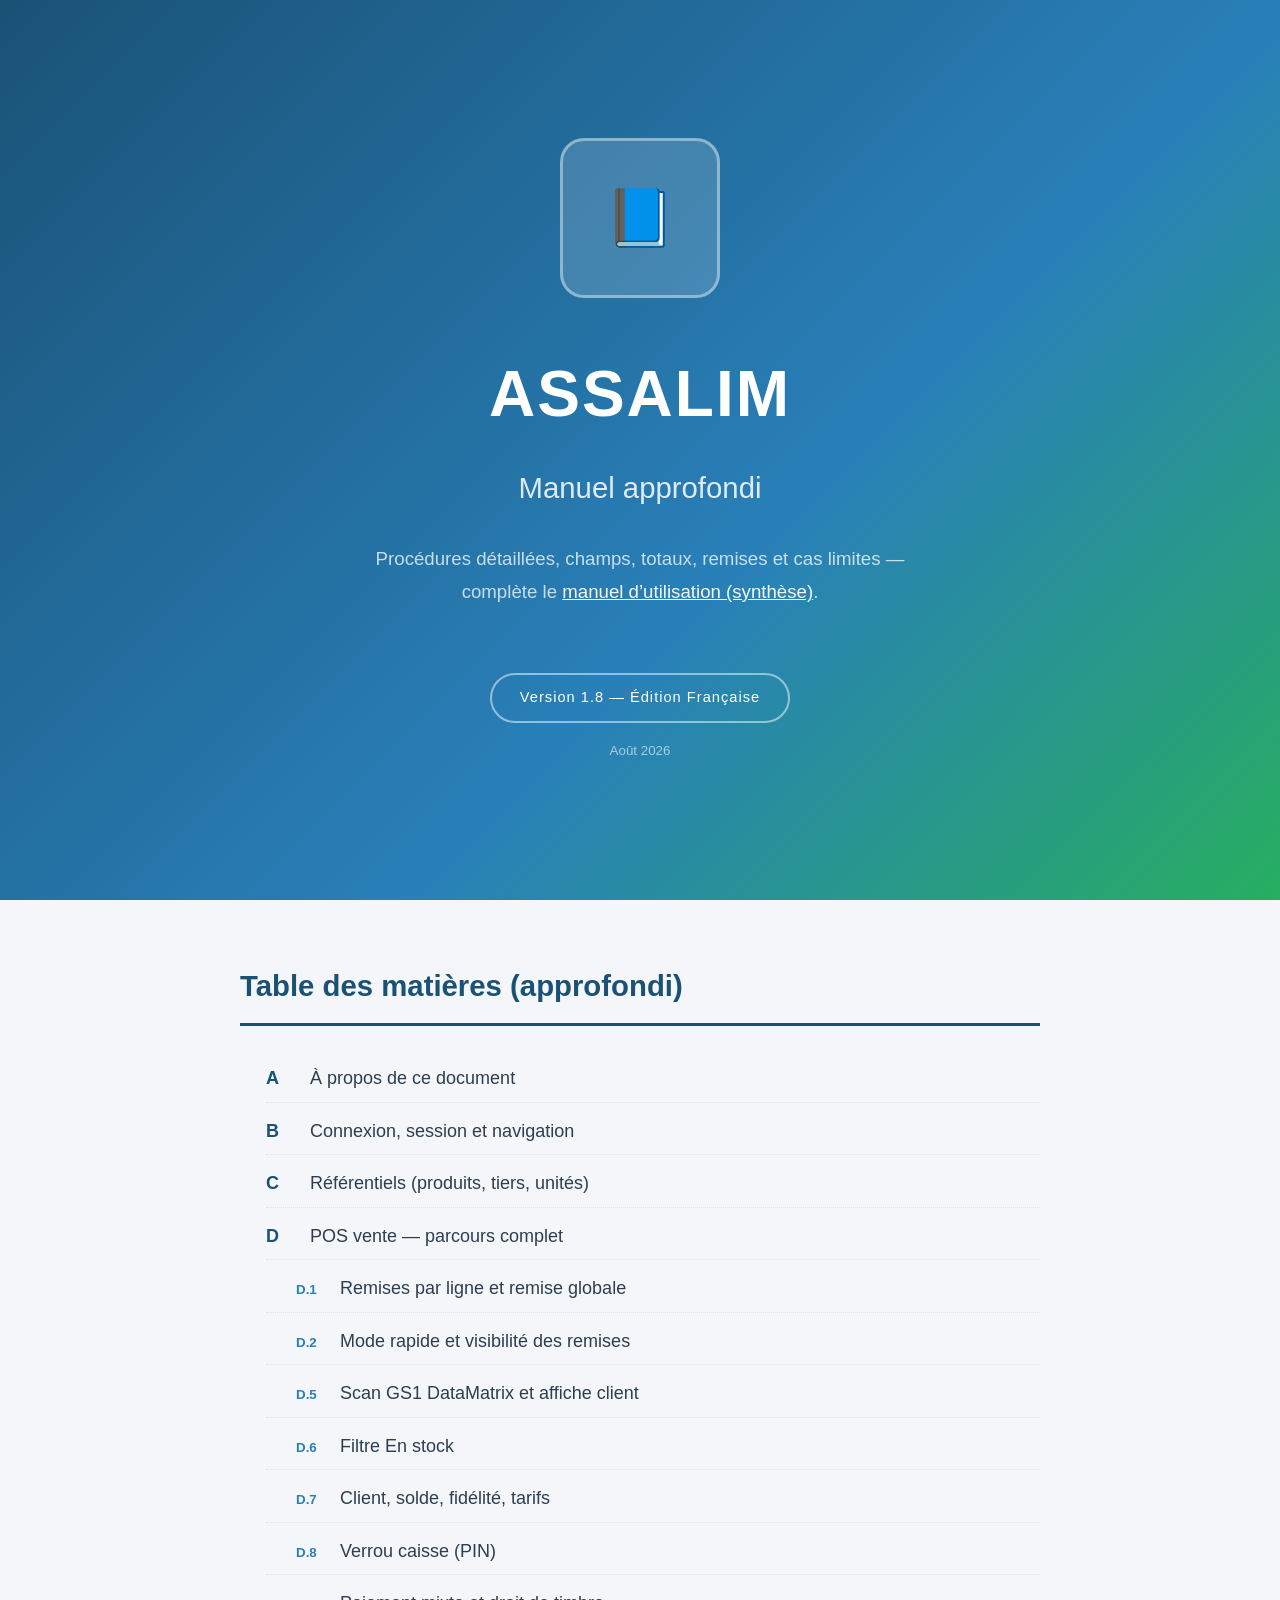
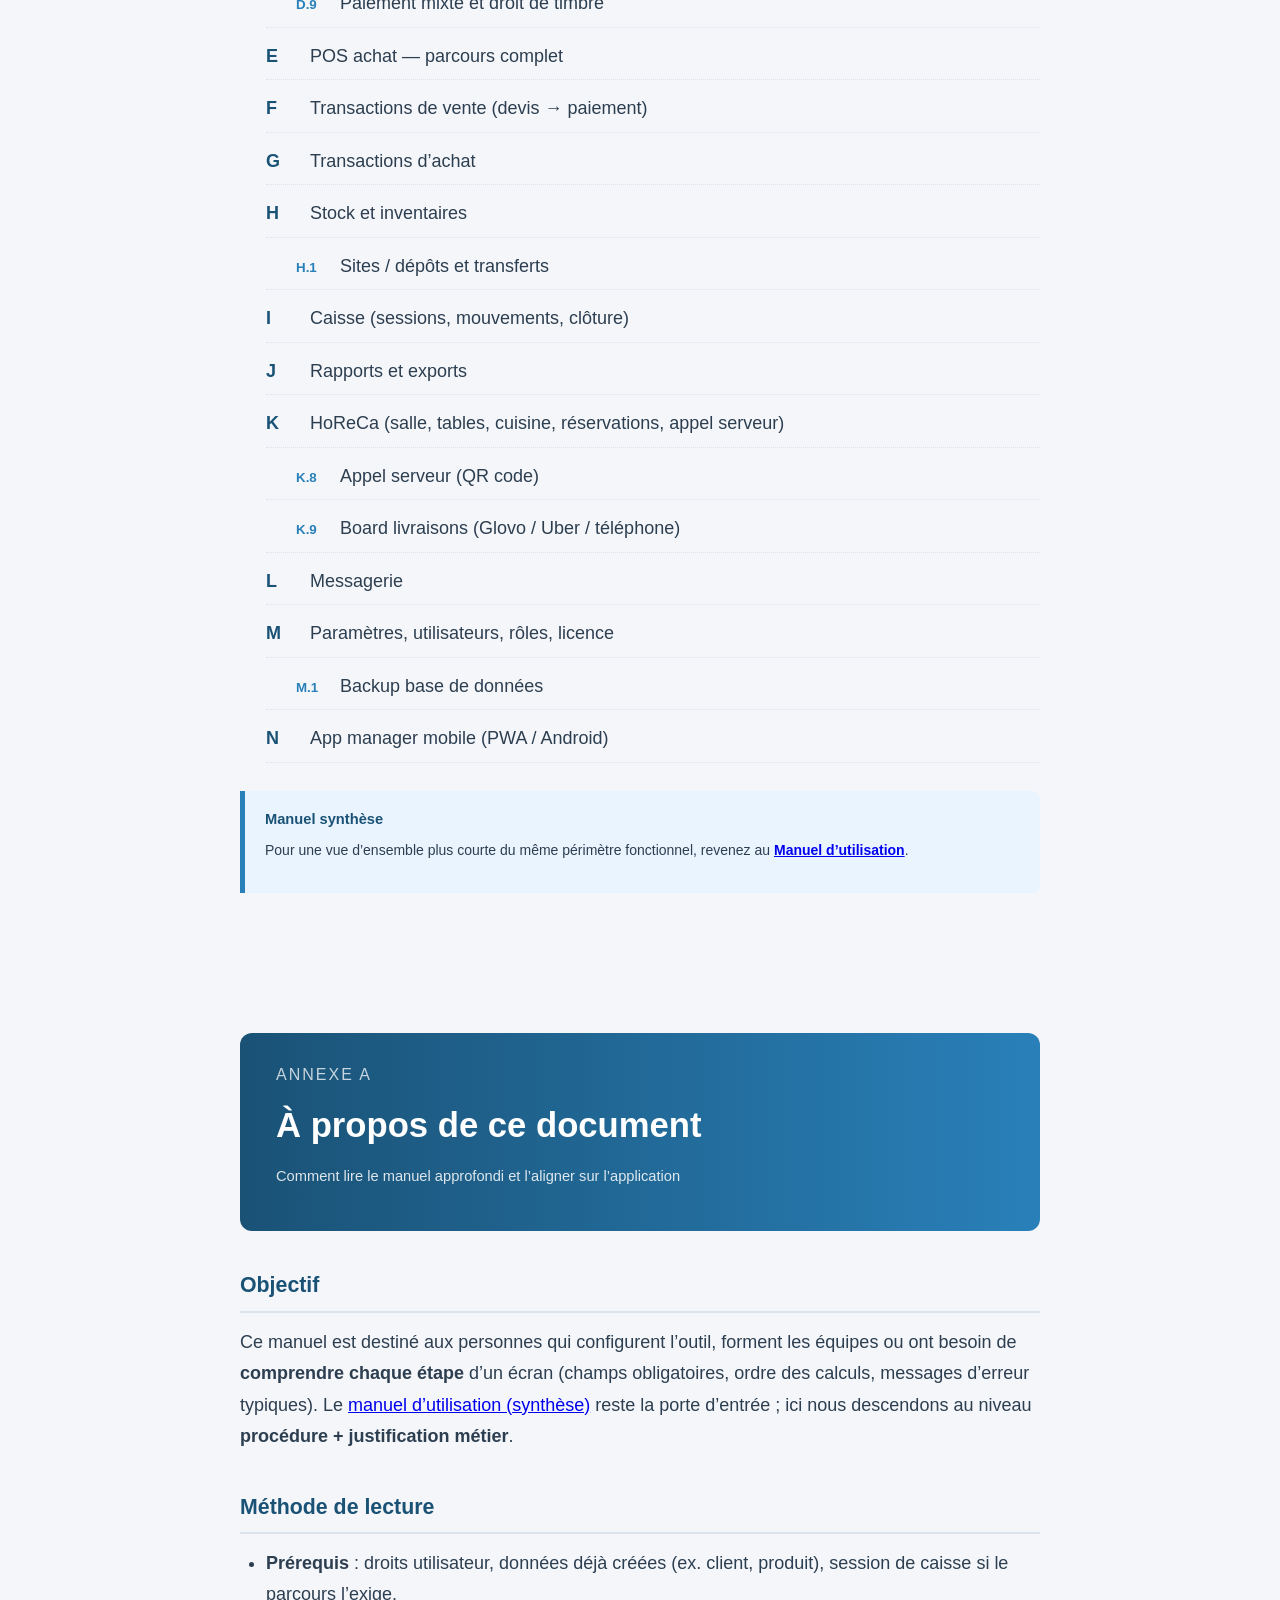
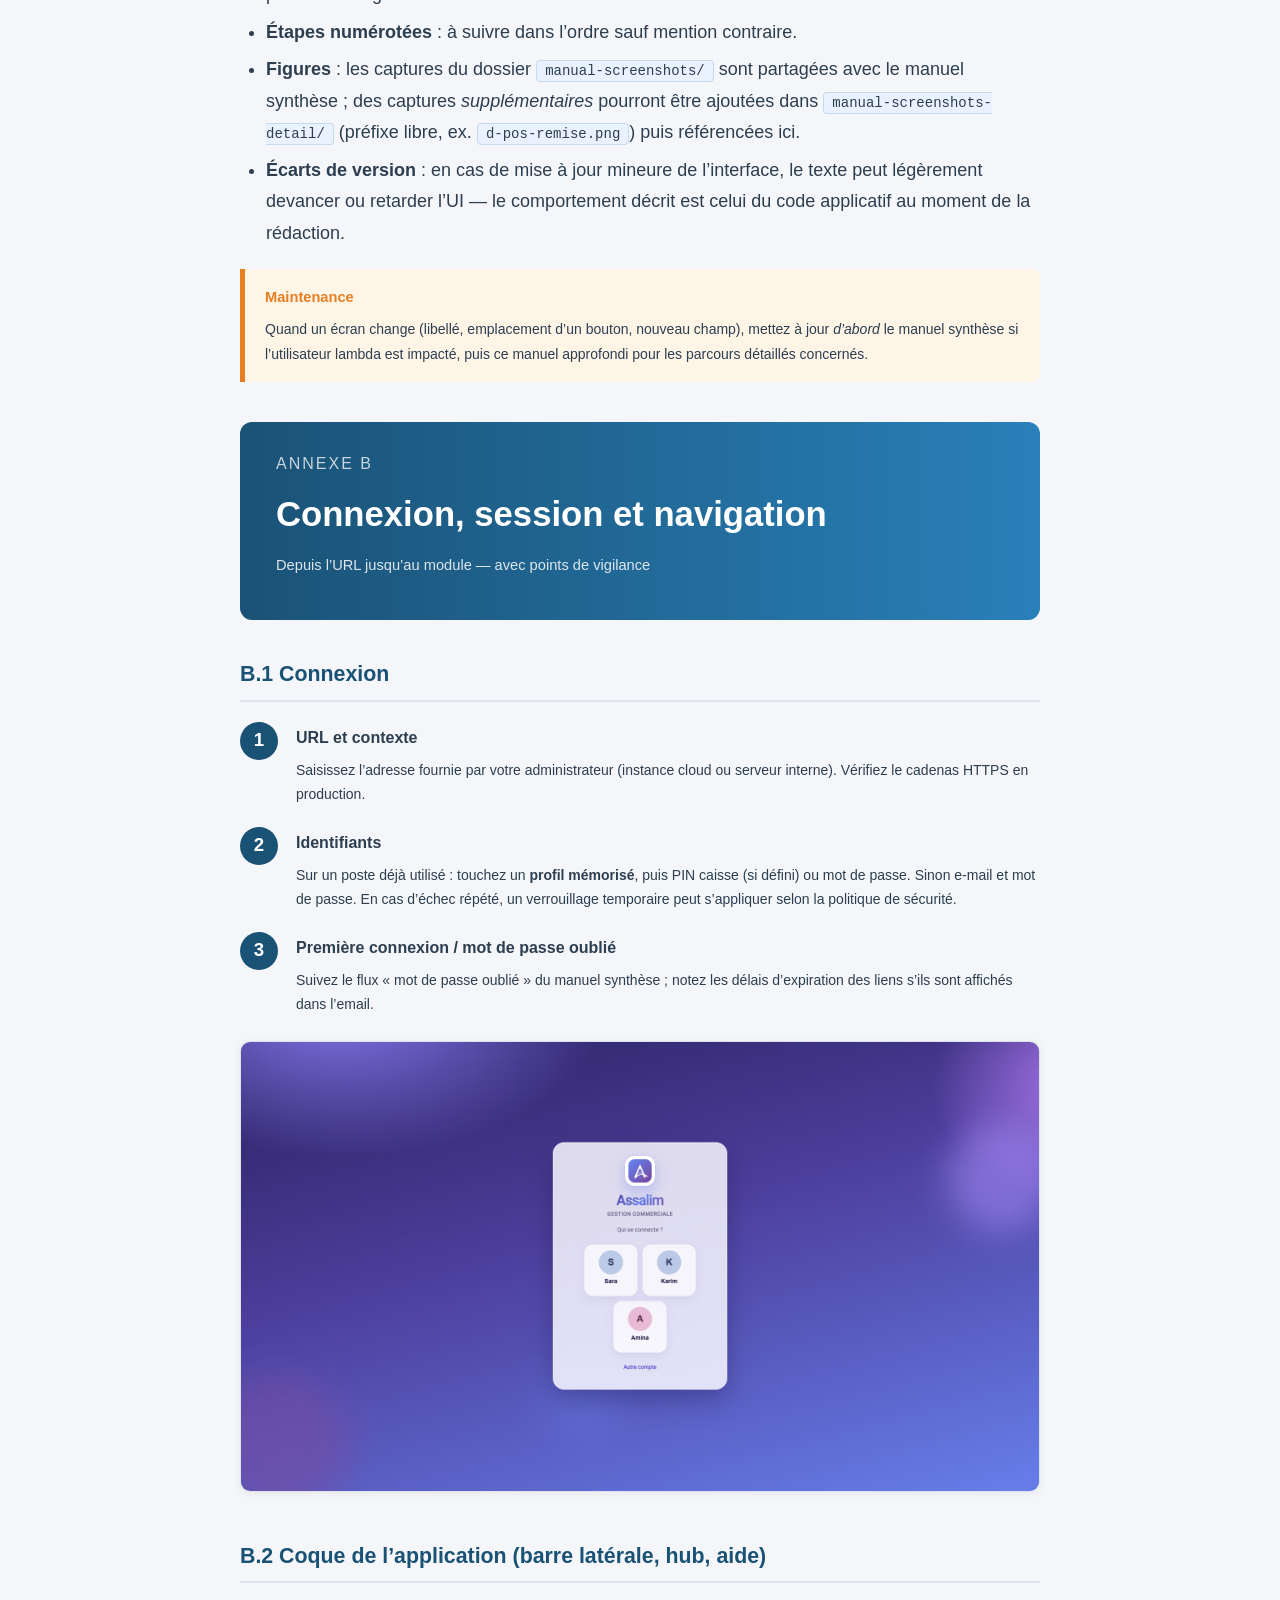
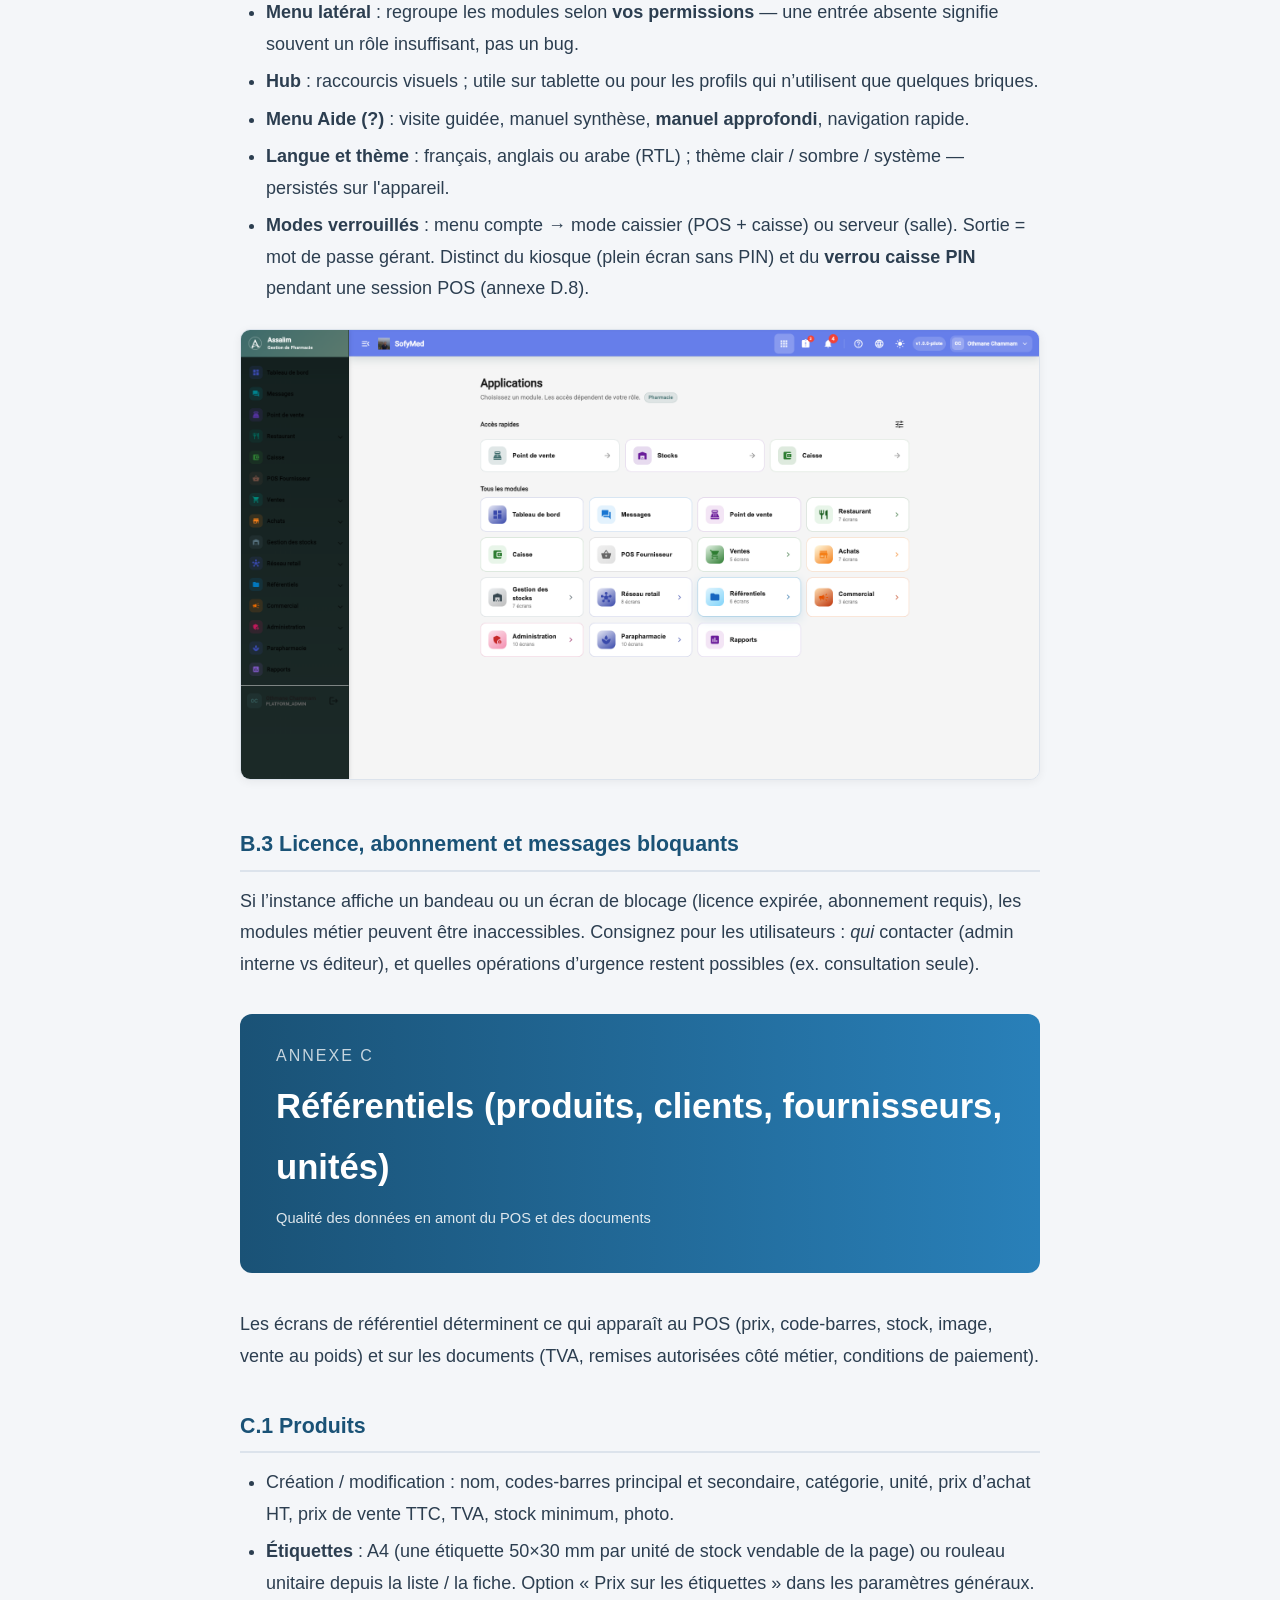
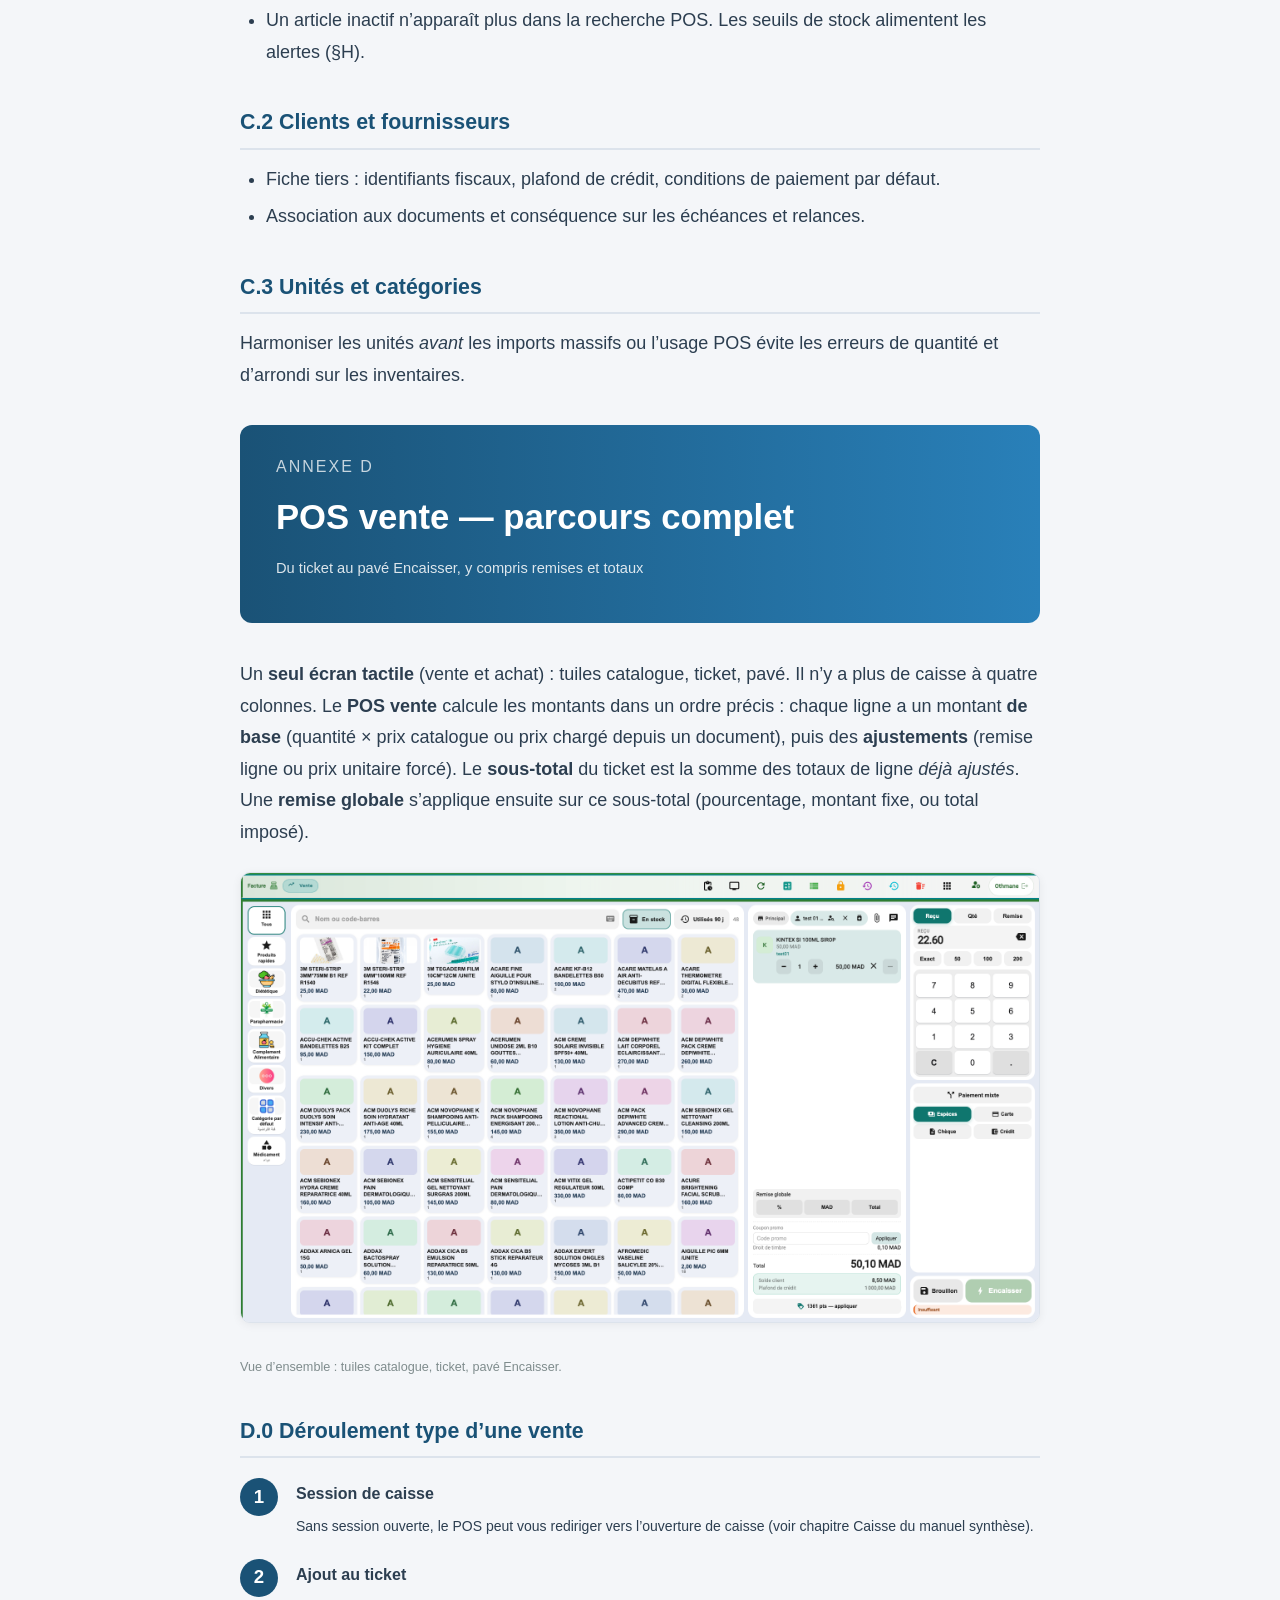
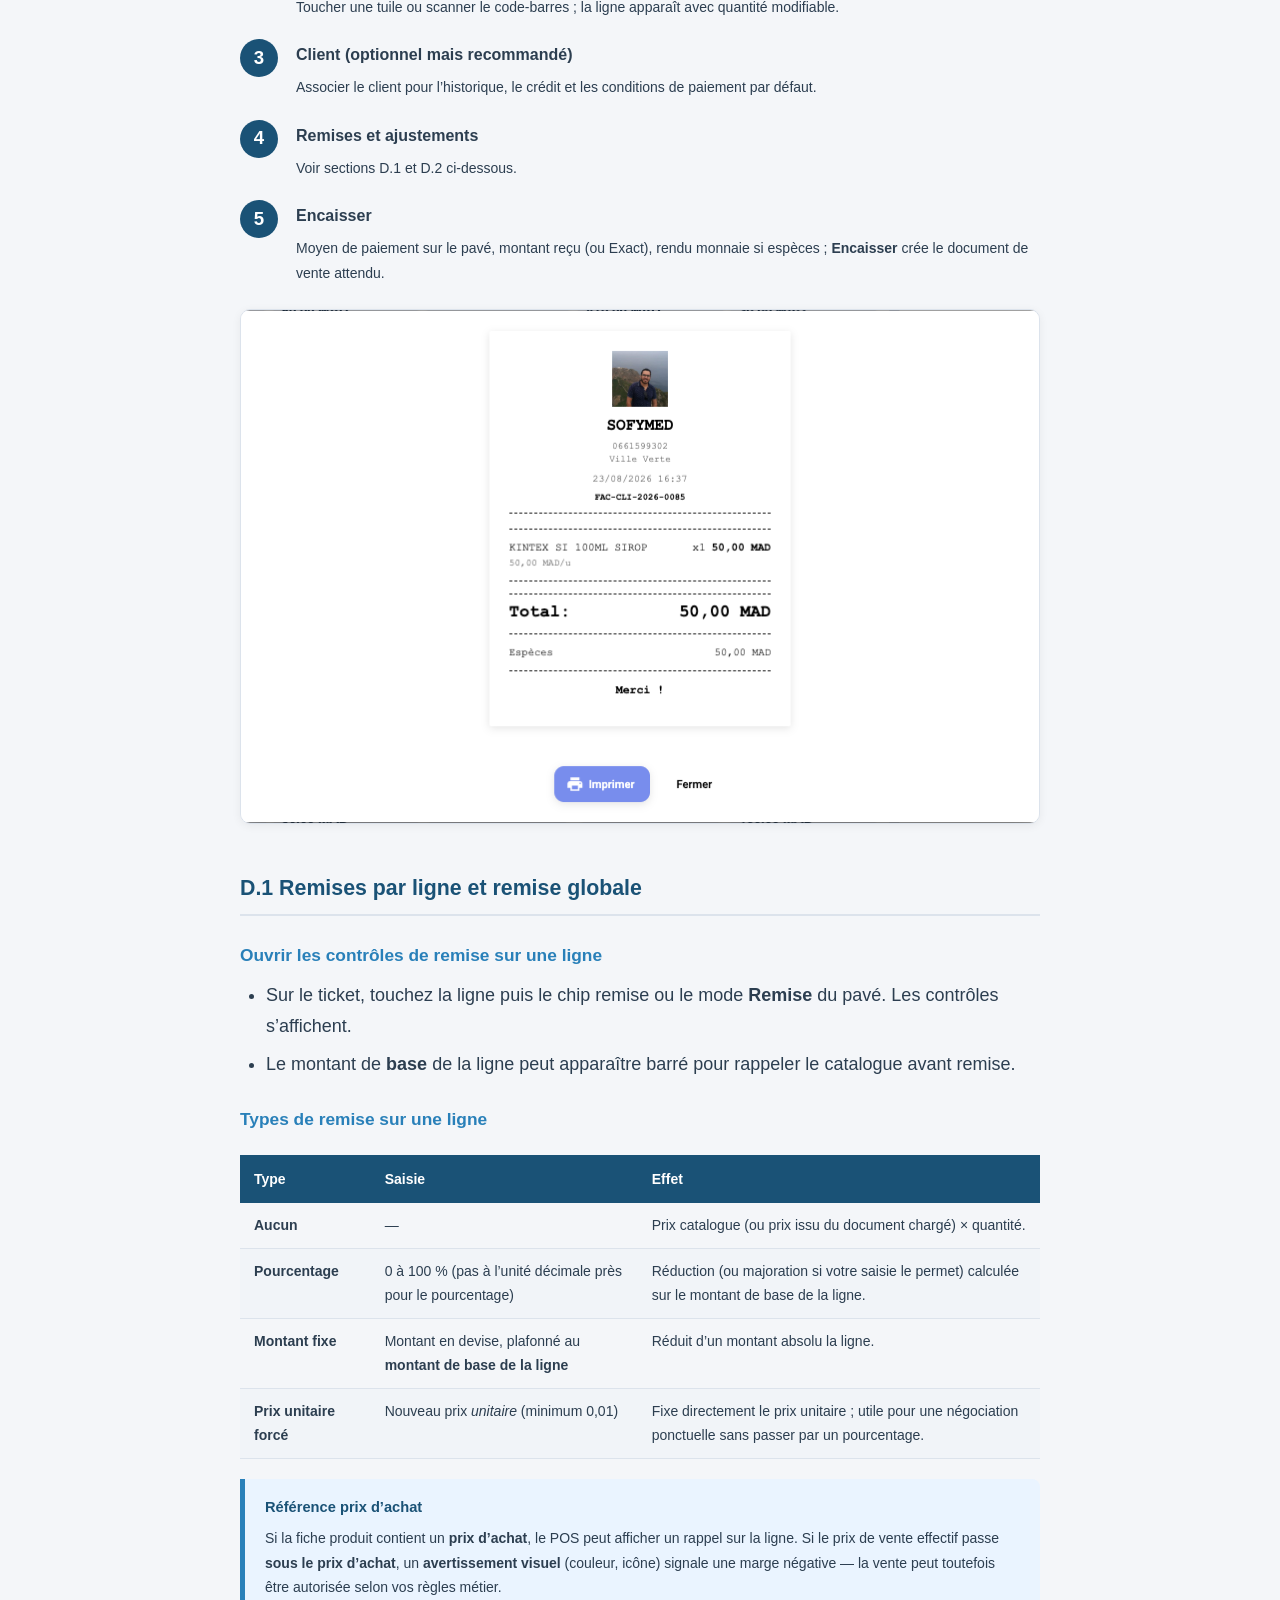
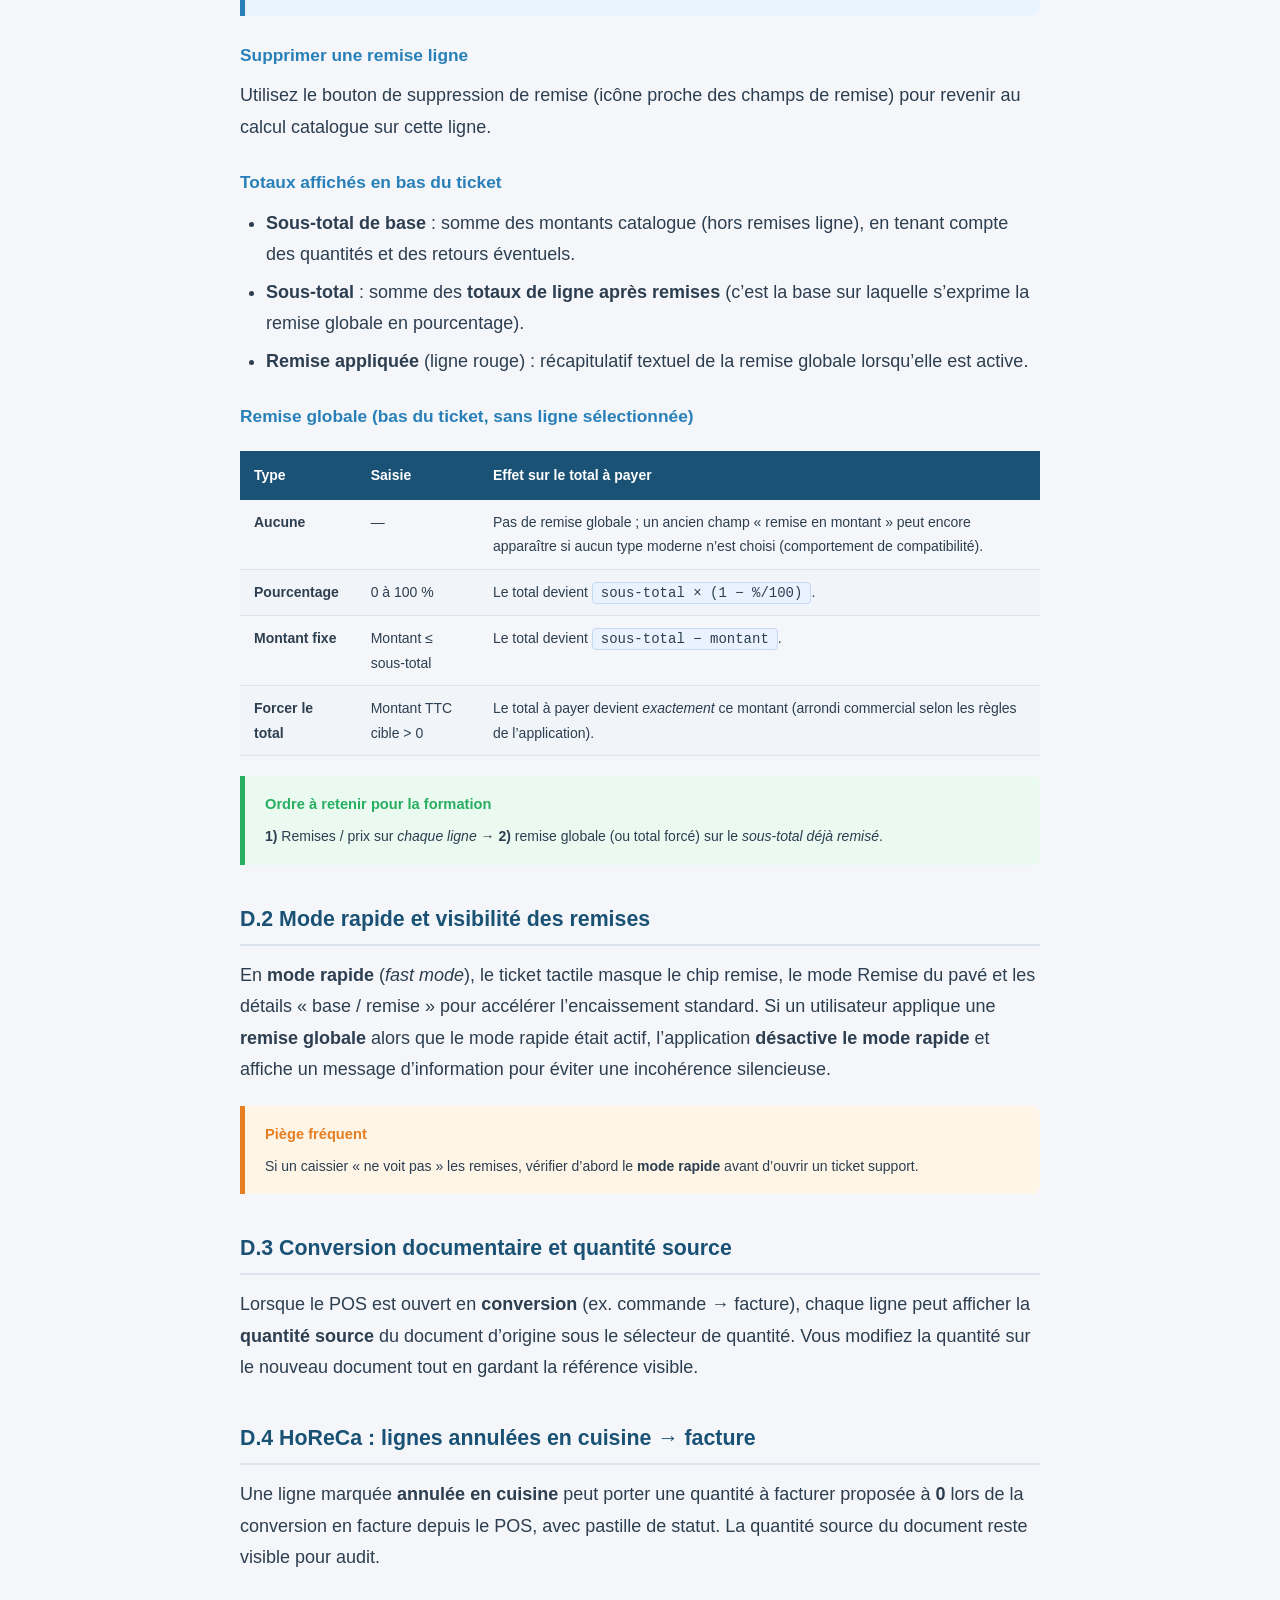
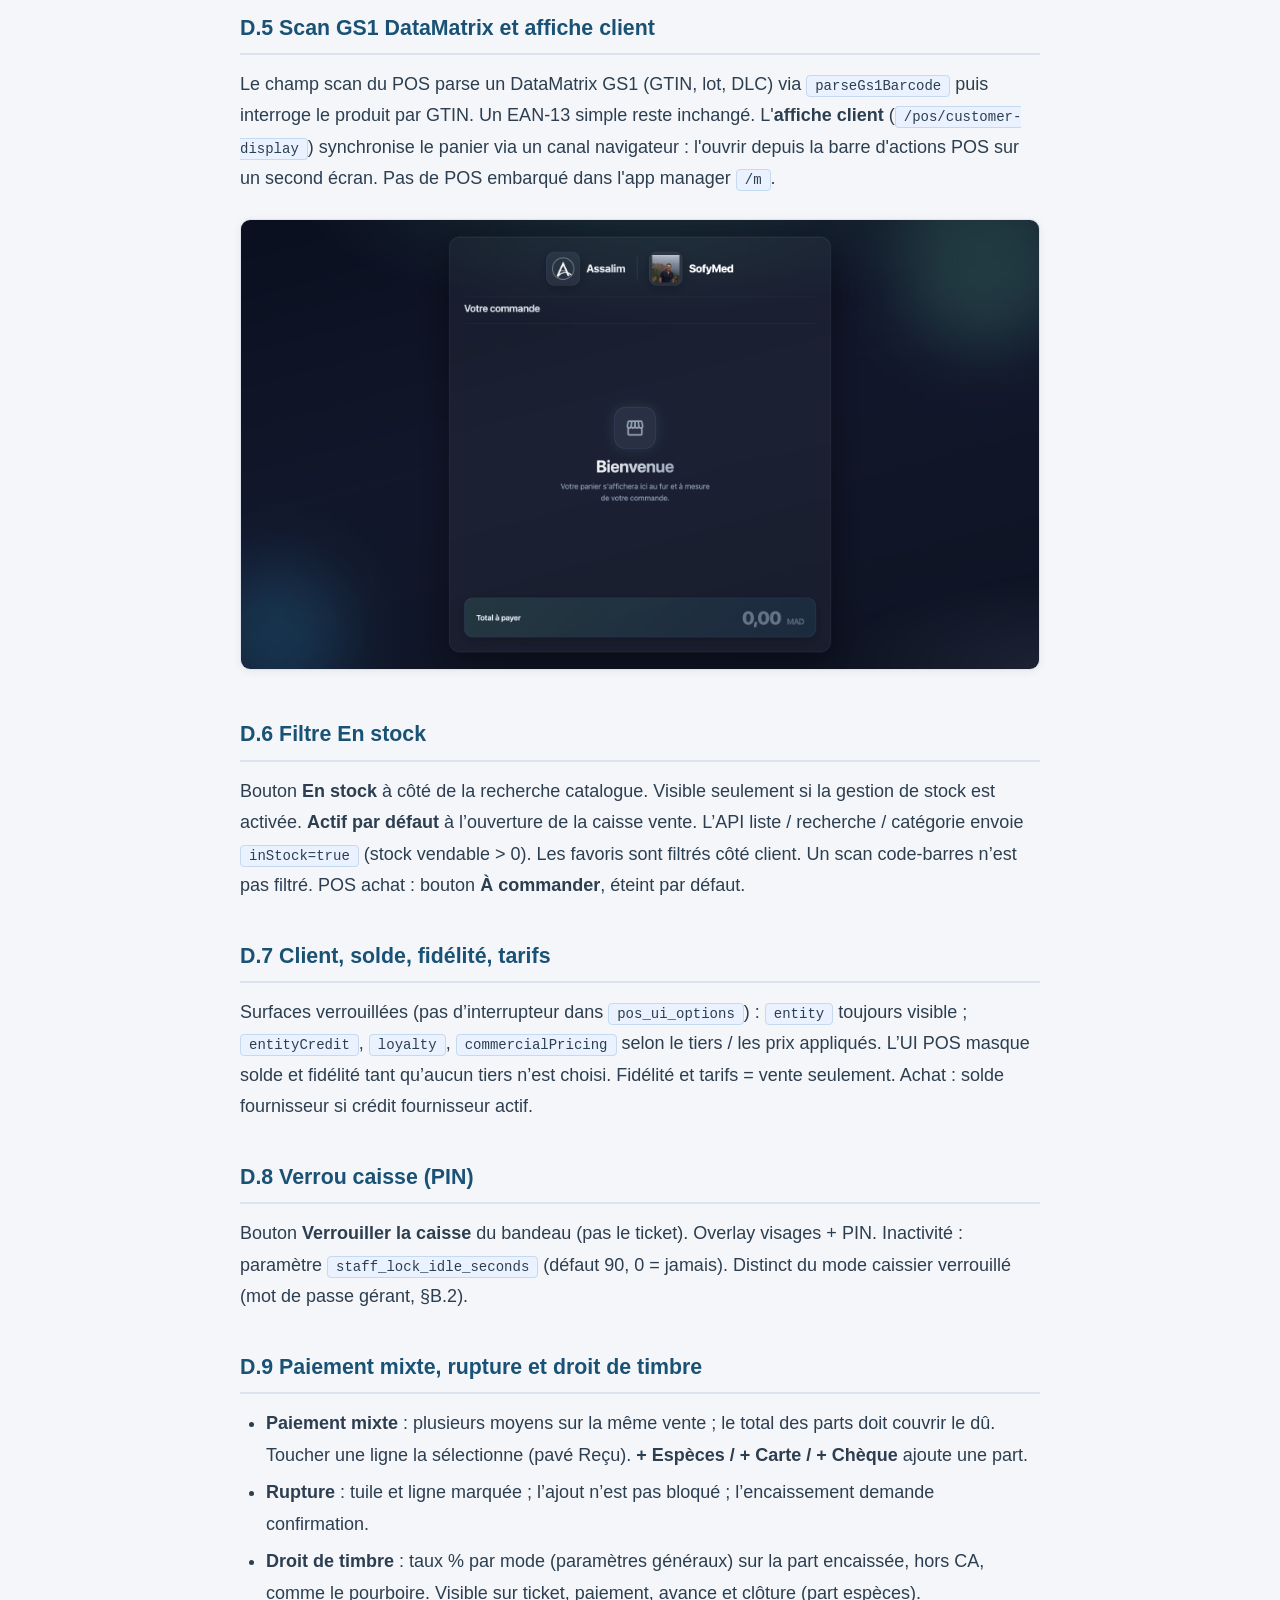
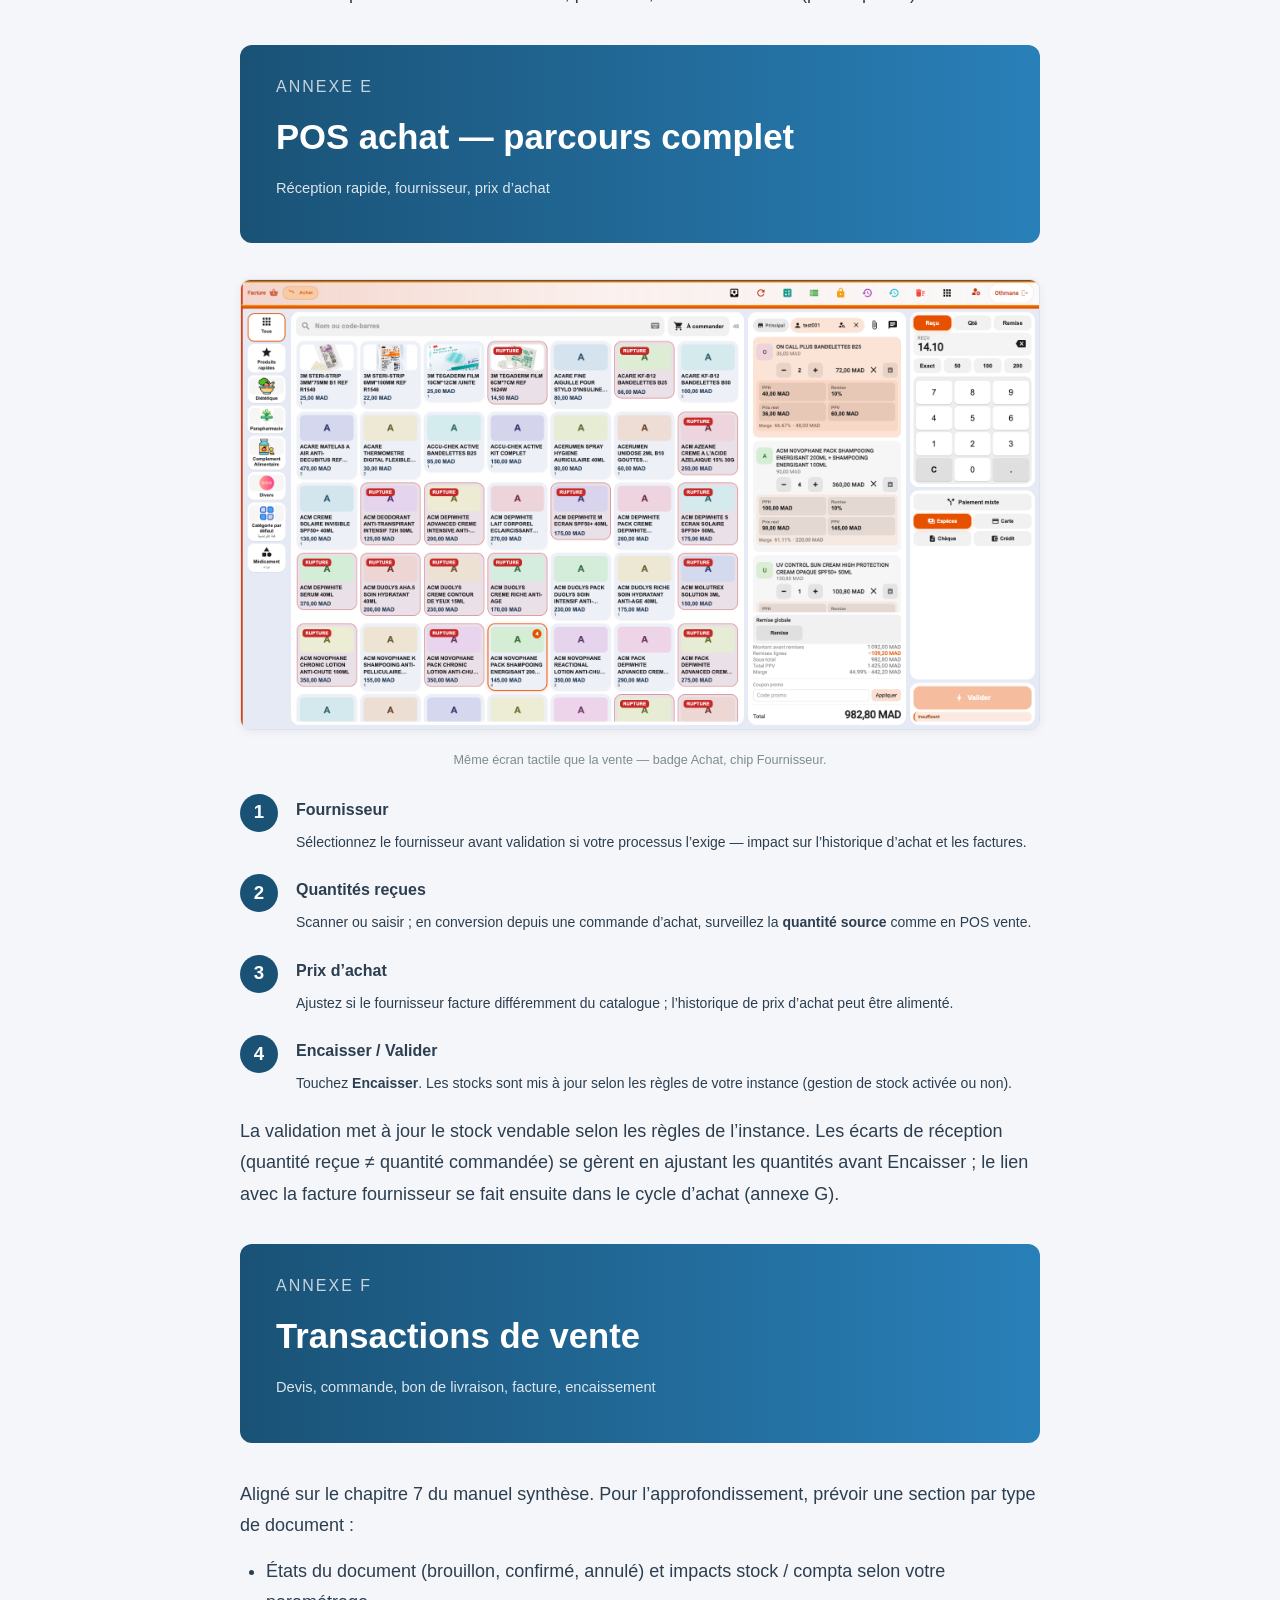
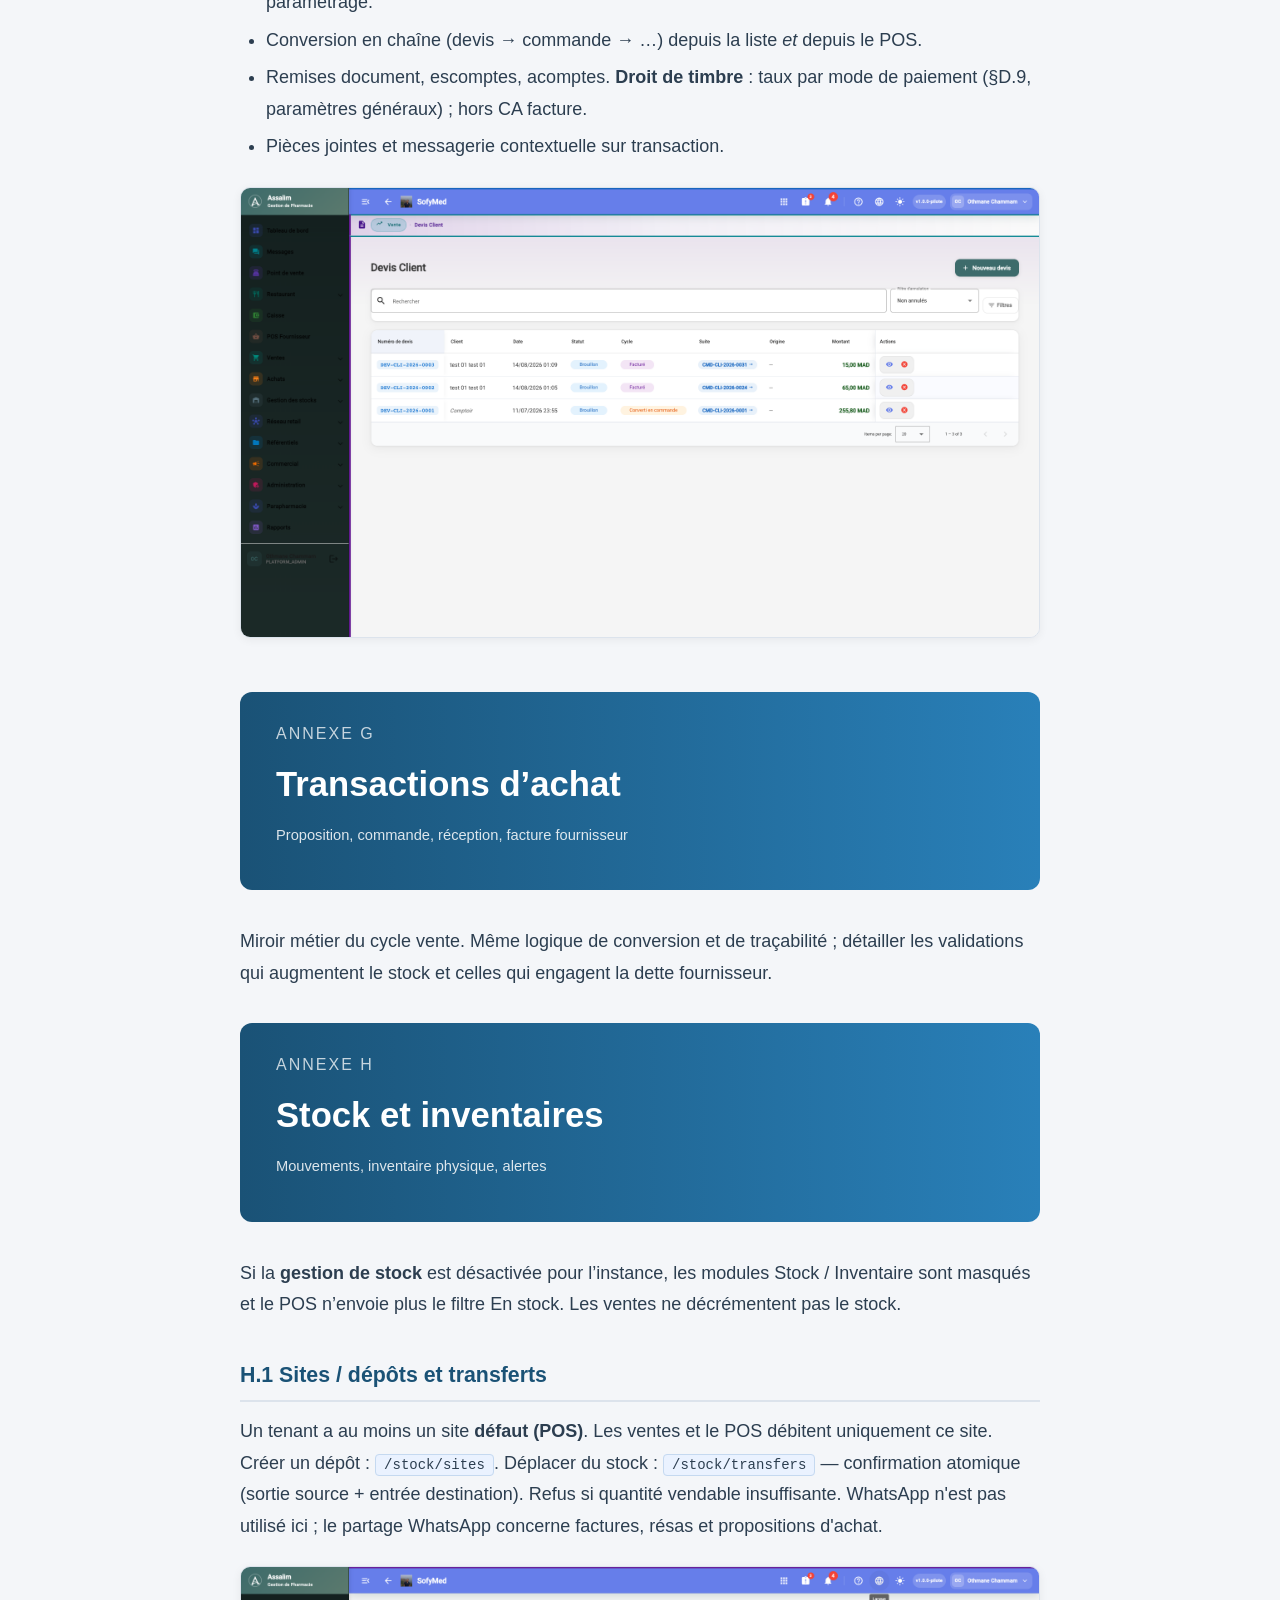
<file: www/assets/docs/manuel-utilisation-detaille.html>
<!DOCTYPE html><html lang="fr"><head>
  <meta charset="UTF-8">
  <meta name="viewport" content="width=device-width, initial-scale=1.0">
  <title>Assalim — Manuel approfondi</title>
  <link rel="stylesheet" href="manuel-common.css">
</head>
<body>

<div class="cover">
  <div class="logo-placeholder">📘</div>
  <h1>ASSALIM</h1>
  <h2>Manuel approfondi</h2>
  <p class="subtitle">
    Procédures détaillées, champs, totaux, remises et cas limites — complète le
    <a href="manuel-utilisation.html" style="color: rgba(255,255,255,0.95); text-decoration: underline;">manuel d’utilisation (synthèse)</a>.
  </p>
  <div class="version-badge">Version 1.8 — Édition Française</div>
  <div class="date">Août 2026</div>
</div>

<div class="toc-page">
  <h2>Table des matières (approfondi)</h2>
  <ul class="toc-list">
    <li><a class="toc-link" href="#dm-intro"><span class="toc-num">A</span><span class="toc-title">À propos de ce document</span></a></li>
    <li><a class="toc-link" href="#dm-nav"><span class="toc-num">B</span><span class="toc-title">Connexion, session et navigation</span></a></li>
    <li><a class="toc-link" href="#dm-ref"><span class="toc-num">C</span><span class="toc-title">Référentiels (produits, tiers, unités)</span></a></li>
    <li><a class="toc-link" href="#dm-pos"><span class="toc-num">D</span><span class="toc-title">POS vente — parcours complet</span></a></li>
    <li class="sub"><a class="toc-link" href="#dm-pos-discounts"><span class="toc-num">D.1</span><span class="toc-title">Remises par ligne et remise globale</span></a></li>
    <li class="sub"><a class="toc-link" href="#dm-pos-fast"><span class="toc-num">D.2</span><span class="toc-title">Mode rapide et visibilité des remises</span></a></li>
    <li class="sub"><a class="toc-link" href="#dm-pos-gs1"><span class="toc-num">D.5</span><span class="toc-title">Scan GS1 DataMatrix et affiche client</span></a></li>
    <li class="sub"><a class="toc-link" href="#dm-pos-instock"><span class="toc-num">D.6</span><span class="toc-title">Filtre En stock</span></a></li>
    <li class="sub"><a class="toc-link" href="#dm-pos-context"><span class="toc-num">D.7</span><span class="toc-title">Client, solde, fidélité, tarifs</span></a></li>
    <li class="sub"><a class="toc-link" href="#dm-pos-lock"><span class="toc-num">D.8</span><span class="toc-title">Verrou caisse (PIN)</span></a></li>
    <li class="sub"><a class="toc-link" href="#dm-pos-stamp"><span class="toc-num">D.9</span><span class="toc-title">Paiement mixte et droit de timbre</span></a></li>
    <li><a class="toc-link" href="#dm-pos-purchase"><span class="toc-num">E</span><span class="toc-title">POS achat — parcours complet</span></a></li>
    <li><a class="toc-link" href="#dm-sale"><span class="toc-num">F</span><span class="toc-title">Transactions de vente (devis → paiement)</span></a></li>
    <li><a class="toc-link" href="#dm-purchase"><span class="toc-num">G</span><span class="toc-title">Transactions d’achat</span></a></li>
    <li><a class="toc-link" href="#dm-stock"><span class="toc-num">H</span><span class="toc-title">Stock et inventaires</span></a></li>
    <li class="sub"><a class="toc-link" href="#dm-stock-sites"><span class="toc-num">H.1</span><span class="toc-title">Sites / dépôts et transferts</span></a></li>
    <li><a class="toc-link" href="#dm-cash"><span class="toc-num">I</span><span class="toc-title">Caisse (sessions, mouvements, clôture)</span></a></li>
    <li><a class="toc-link" href="#dm-reports"><span class="toc-num">J</span><span class="toc-title">Rapports et exports</span></a></li>
    <li><a class="toc-link" href="#dm-horeca"><span class="toc-num">K</span><span class="toc-title">HoReCa (salle, tables, cuisine, réservations, appel serveur)</span></a></li>
    <li class="sub"><a class="toc-link" href="#dm-horeca-waiter-call"><span class="toc-num">K.8</span><span class="toc-title">Appel serveur (QR code)</span></a></li>
    <li class="sub"><a class="toc-link" href="#dm-horeca-delivery"><span class="toc-num">K.9</span><span class="toc-title">Board livraisons (Glovo / Uber / téléphone)</span></a></li>
    <li><a class="toc-link" href="#dm-msg"><span class="toc-num">L</span><span class="toc-title">Messagerie</span></a></li>
    <li><a class="toc-link" href="#dm-settings"><span class="toc-num">M</span><span class="toc-title">Paramètres, utilisateurs, rôles, licence</span></a></li>
    <li class="sub"><a class="toc-link" href="#dm-settings-backup"><span class="toc-num">M.1</span><span class="toc-title">Backup base de données</span></a></li>
    <li><a class="toc-link" href="#dm-mobile"><span class="toc-num">N</span><span class="toc-title">App manager mobile (PWA / Android)</span></a></li>
  </ul>
  <div class="box info" style="margin-top: 28px;">
    <div class="box-title">Manuel synthèse</div>
    <p>Pour une vue d’ensemble plus courte du même périmètre fonctionnel, revenez au
    <a href="manuel-utilisation.html"><strong>Manuel d’utilisation</strong></a>.</p>
  </div>
</div>

<div class="content">

<div class="chapter" id="dm-intro">
  <div class="chapter-header">
    <div class="chapter-number">Annexe A</div>
    <h2>À propos de ce document</h2>
    <p>Comment lire le manuel approfondi et l’aligner sur l’application</p>
  </div>

  <h3 id="dm-intro-purpose">Objectif</h3>
  <p>
    Ce manuel est destiné aux personnes qui configurent l’outil, forment les équipes ou ont besoin de
    <strong>comprendre chaque étape</strong> d’un écran (champs obligatoires, ordre des calculs, messages d’erreur typiques).
    Le <a href="manuel-utilisation.html">manuel d’utilisation (synthèse)</a> reste la porte d’entrée ; ici nous descendons au niveau
    <strong>procédure + justification métier</strong>.
  </p>

  <h3 id="dm-intro-how">Méthode de lecture</h3>
  <ul>
    <li><strong>Prérequis</strong> : droits utilisateur, données déjà créées (ex. client, produit), session de caisse si le parcours l’exige.</li>
    <li><strong>Étapes numérotées</strong> : à suivre dans l’ordre sauf mention contraire.</li>
    <li><strong>Figures</strong> : les captures du dossier <code>manual-screenshots/</code> sont partagées avec le manuel synthèse ; des captures <em>supplémentaires</em> pourront être ajoutées dans <code>manual-screenshots-detail/</code> (préfixe libre, ex. <code>d-pos-remise.png</code>) puis référencées ici.</li>
    <li><strong>Écarts de version</strong> : en cas de mise à jour mineure de l’interface, le texte peut légèrement devancer ou retarder l’UI — le comportement décrit est celui du code applicatif au moment de la rédaction.</li>
  </ul>

  <div class="box warn">
    <div class="box-title">Maintenance</div>
    Quand un écran change (libellé, emplacement d’un bouton, nouveau champ), mettez à jour <em>d’abord</em> le manuel synthèse si l’utilisateur lambda est impacté, puis ce manuel approfondi pour les parcours détaillés concernés.
  </div>
</div>

<div class="chapter" id="dm-nav">
  <div class="chapter-header">
    <div class="chapter-number">Annexe B</div>
    <h2>Connexion, session et navigation</h2>
    <p>Depuis l’URL jusqu’au module — avec points de vigilance</p>
  </div>

  <h3 id="dm-nav-login">B.1 Connexion</h3>
  <div class="steps">
    <div class="step"><div class="step-num">1</div><div class="step-body"><h4>URL et contexte</h4><p>Saisissez l’adresse fournie par votre administrateur (instance cloud ou serveur interne). Vérifiez le cadenas HTTPS en production.</p></div></div>
    <div class="step"><div class="step-num">2</div><div class="step-body"><h4>Identifiants</h4><p>Sur un poste déjà utilisé : touchez un <strong>profil mémorisé</strong>, puis PIN caisse (si défini) ou mot de passe. Sinon e-mail et mot de passe. En cas d’échec répété, un verrouillage temporaire peut s’appliquer selon la politique de sécurité.</p></div></div>
    <div class="step"><div class="step-num">3</div><div class="step-body"><h4>Première connexion / mot de passe oublié</h4><p>Suivez le flux « mot de passe oublié » du manuel synthèse ; notez les délais d’expiration des liens s’ils sont affichés dans l’email.</p></div></div>
  </div>
  <figure class="screenshot-figure screenshot-figure--tall" data-shot="002"><img src="manual-screenshots/shot-002.png" alt="Écran de connexion" loading="lazy" width="900"></figure>

  <h3 id="dm-nav-shell">B.2 Coque de l’application (barre latérale, hub, aide)</h3>
  <ul>
    <li><strong>Menu latéral</strong> : regroupe les modules selon <strong>vos permissions</strong> — une entrée absente signifie souvent un rôle insuffisant, pas un bug.</li>
    <li><strong>Hub</strong> : raccourcis visuels ; utile sur tablette ou pour les profils qui n’utilisent que quelques briques.</li>
    <li><strong>Menu Aide (?)</strong> : visite guidée, manuel synthèse, <strong>manuel approfondi</strong>, navigation rapide.</li>
    <li><strong>Langue et thème</strong> : français, anglais ou arabe (RTL) ; thème clair / sombre / système — persistés sur l'appareil.</li>
    <li><strong>Modes verrouillés</strong> : menu compte → mode caissier (POS + caisse) ou serveur (salle). Sortie = mot de passe gérant. Distinct du kiosque (plein écran sans PIN) et du <strong>verrou caisse PIN</strong> pendant une session POS (annexe D.8).</li>
  </ul>
  <figure class="screenshot-figure" data-shot="001"><img src="manual-screenshots/shot-001.png" alt="Hub" loading="lazy" width="900"></figure>

  <h3 id="dm-nav-license">B.3 Licence, abonnement et messages bloquants</h3>
  <p>
    Si l’instance affiche un bandeau ou un écran de blocage (licence expirée, abonnement requis), les modules métier peuvent être inaccessibles.
    Consignez pour les utilisateurs : <em>qui</em> contacter (admin interne vs éditeur), et quelles opérations d’urgence restent possibles (ex. consultation seule).
  </p>
</div>

<div class="chapter" id="dm-ref">
  <div class="chapter-header">
    <div class="chapter-number">Annexe C</div>
    <h2>Référentiels (produits, clients, fournisseurs, unités)</h2>
    <p>Qualité des données en amont du POS et des documents</p>
  </div>

  <p>
    Les écrans de référentiel déterminent ce qui apparaît au POS (prix, code-barres, stock, image, vente au poids)
    et sur les documents (TVA, remises autorisées côté métier, conditions de paiement).
  </p>

  <h3 id="dm-ref-products">C.1 Produits</h3>
  <ul>
    <li>Création / modification : nom, codes-barres principal et secondaire, catégorie, unité, prix d’achat HT, prix de vente TTC, TVA, stock minimum, photo.</li>
    <li><strong>Étiquettes</strong> : A4 (une étiquette 50×30&nbsp;mm par unité de stock vendable de la page) ou rouleau unitaire depuis la liste / la fiche. Option « Prix sur les étiquettes » dans les paramètres généraux.</li>
    <li>Un article inactif n’apparaît plus dans la recherche POS. Les seuils de stock alimentent les alertes (§H).</li>
  </ul>

  <h3 id="dm-ref-parties">C.2 Clients et fournisseurs</h3>
  <ul>
    <li>Fiche tiers : identifiants fiscaux, plafond de crédit, conditions de paiement par défaut.</li>
    <li>Association aux documents et conséquence sur les échéances et relances.</li>
  </ul>

  <h3 id="dm-ref-units">C.3 Unités et catégories</h3>
  <p>Harmoniser les unités <em>avant</em> les imports massifs ou l’usage POS évite les erreurs de quantité et d’arrondi sur les inventaires.</p>
</div>

<div class="chapter" id="dm-pos">
  <div class="chapter-header">
    <div class="chapter-number">Annexe D</div>
    <h2>POS vente — parcours complet</h2>
    <p>Du ticket au pavé Encaisser, y compris remises et totaux</p>
  </div>

  <p>
    Un <strong>seul écran tactile</strong> (vente et achat) : tuiles catalogue, ticket, pavé. Il n’y a plus de caisse à quatre colonnes.
    Le <strong>POS vente</strong> calcule les montants dans un ordre précis : chaque ligne a un montant <strong>de base</strong> (quantité × prix catalogue ou prix chargé depuis un document),
    puis des <strong>ajustements</strong> (remise ligne ou prix unitaire forcé). Le <strong>sous-total</strong> du ticket est la somme des totaux de ligne <em>déjà ajustés</em>.
    Une <strong>remise globale</strong> s’applique ensuite sur ce sous-total (pourcentage, montant fixe, ou total imposé).
  </p>

  <figure class="screenshot-figure screenshot-figure--tall" data-shot="017"><img src="manual-screenshots/shot-017.png" alt="Caisse tactile vente — vue générale" loading="lazy" width="900"></figure>
  <p class="screenshot-caption">Vue d’ensemble : tuiles catalogue, ticket, pavé Encaisser.</p>

  <h3 id="dm-pos-flow">D.0 Déroulement type d’une vente</h3>
  <div class="steps">
    <div class="step"><div class="step-num">1</div><div class="step-body"><h4>Session de caisse</h4><p>Sans session ouverte, le POS peut vous rediriger vers l’ouverture de caisse (voir chapitre Caisse du manuel synthèse).</p></div></div>
    <div class="step"><div class="step-num">2</div><div class="step-body"><h4>Ajout au ticket</h4><p>Toucher une tuile ou scanner le code-barres ; la ligne apparaît avec quantité modifiable.</p></div></div>
    <div class="step"><div class="step-num">3</div><div class="step-body"><h4>Client (optionnel mais recommandé)</h4><p>Associer le client pour l’historique, le crédit et les conditions de paiement par défaut.</p></div></div>
    <div class="step"><div class="step-num">4</div><div class="step-body"><h4>Remises et ajustements</h4><p>Voir sections D.1 et D.2 ci-dessous.</p></div></div>
    <div class="step"><div class="step-num">5</div><div class="step-body"><h4>Encaisser</h4><p>Moyen de paiement sur le pavé, montant reçu (ou Exact), rendu monnaie si espèces ; <strong>Encaisser</strong> crée le document de vente attendu.</p></div></div>
  </div>

  <figure class="screenshot-figure" data-shot="018"><img src="manual-screenshots/shot-018.png" alt="POS — validation paiement" loading="lazy" width="900"></figure>

  <h3 id="dm-pos-discounts">D.1 Remises par ligne et remise globale</h3>

  <h4>Ouvrir les contrôles de remise sur une ligne</h4>
  <ul>
    <li>Sur le ticket, touchez la ligne puis le chip remise ou le mode <strong>Remise</strong> du pavé. Les contrôles s’affichent.</li>
    <li>Le montant de <strong>base</strong> de la ligne peut apparaître barré pour rappeler le catalogue avant remise.</li>
  </ul>

  <h4>Types de remise sur une ligne</h4>
  <table>
    <thead><tr><th>Type</th><th>Saisie</th><th>Effet</th></tr></thead>
    <tbody>
      <tr><td><strong>Aucun</strong></td><td>—</td><td>Prix catalogue (ou prix issu du document chargé) × quantité.</td></tr>
      <tr><td><strong>Pourcentage</strong></td><td>0 à 100 % (pas à l’unité décimale près pour le pourcentage)</td><td>Réduction (ou majoration si votre saisie le permet) calculée sur le montant de base de la ligne.</td></tr>
      <tr><td><strong>Montant fixe</strong></td><td>Montant en devise, plafonné au <strong>montant de base de la ligne</strong></td><td>Réduit d’un montant absolu la ligne.</td></tr>
      <tr><td><strong>Prix unitaire forcé</strong></td><td>Nouveau prix <em>unitaire</em> (minimum 0,01)</td><td>Fixe directement le prix unitaire ; utile pour une négociation ponctuelle sans passer par un pourcentage.</td></tr>
    </tbody>
  </table>

  <div class="box info">
    <div class="box-title">Référence prix d’achat</div>
    Si la fiche produit contient un <strong>prix d’achat</strong>, le POS peut afficher un rappel sur la ligne. Si le prix de vente effectif passe
    <strong>sous le prix d’achat</strong>, un <strong>avertissement visuel</strong> (couleur, icône) signale une marge négative — la vente peut toutefois être autorisée selon vos règles métier.
  </div>

  <h4>Supprimer une remise ligne</h4>
  <p>Utilisez le bouton de suppression de remise (icône proche des champs de remise) pour revenir au calcul catalogue sur cette ligne.</p>

  <h4>Totaux affichés en bas du ticket</h4>
  <ul>
    <li><strong>Sous-total de base</strong> : somme des montants catalogue (hors remises ligne), en tenant compte des quantités et des retours éventuels.</li>
    <li><strong>Sous-total</strong> : somme des <strong>totaux de ligne après remises</strong> (c’est la base sur laquelle s’exprime la remise globale en pourcentage).</li>
    <li><strong>Remise appliquée</strong> (ligne rouge) : récapitulatif textuel de la remise globale lorsqu’elle est active.</li>
  </ul>

  <h4>Remise globale (bas du ticket, sans ligne sélectionnée)</h4>
  <table>
    <thead><tr><th>Type</th><th>Saisie</th><th>Effet sur le total à payer</th></tr></thead>
    <tbody>
      <tr><td><strong>Aucune</strong></td><td>—</td><td>Pas de remise globale ; un ancien champ « remise en montant » peut encore apparaître si aucun type moderne n’est choisi (comportement de compatibilité).</td></tr>
      <tr><td><strong>Pourcentage</strong></td><td>0 à 100 %</td><td>Le total devient <code>sous-total × (1 − %/100)</code>.</td></tr>
      <tr><td><strong>Montant fixe</strong></td><td>Montant ≤ sous-total</td><td>Le total devient <code>sous-total − montant</code>.</td></tr>
      <tr><td><strong>Forcer le total</strong></td><td>Montant TTC cible &gt; 0</td><td>Le total à payer devient <em>exactement</em> ce montant (arrondi commercial selon les règles de l’application).</td></tr>
    </tbody>
  </table>

  <div class="box success">
    <div class="box-title">Ordre à retenir pour la formation</div>
    <strong>1)</strong> Remises / prix sur <em>chaque ligne</em> → <strong>2)</strong> remise globale (ou total forcé) sur le <em>sous-total déjà remisé</em>.
  </div>

  <h3 id="dm-pos-fast">D.2 Mode rapide et visibilité des remises</h3>
  <p>
    En <strong>mode rapide</strong> (<em>fast mode</em>), le ticket tactile masque le chip remise, le mode Remise du pavé et les détails « base / remise » pour accélérer l’encaissement standard.
    Si un utilisateur applique une <strong>remise globale</strong> alors que le mode rapide était actif, l’application <strong>désactive le mode rapide</strong> et affiche un message d’information pour éviter une incohérence silencieuse.
  </p>
  <div class="box warn">
    <div class="box-title">Piège fréquent</div>
    Si un caissier « ne voit pas » les remises, vérifier d’abord le <strong>mode rapide</strong> avant d’ouvrir un ticket support.
  </div>

  <h3 id="dm-pos-conversion">D.3 Conversion documentaire et quantité source</h3>
  <p>
    Lorsque le POS est ouvert en <strong>conversion</strong> (ex. commande → facture), chaque ligne peut afficher la <strong>quantité source</strong> du document d’origine sous le sélecteur de quantité.
    Vous modifiez la quantité sur le nouveau document tout en gardant la référence visible.
  </p>

  <h3 id="dm-pos-kitchen">D.4 HoReCa : lignes annulées en cuisine → facture</h3>
  <p>
    Une ligne marquée <strong>annulée en cuisine</strong> peut porter une quantité à facturer proposée à <strong>0</strong> lors de la conversion en facture depuis le POS, avec pastille de statut.
    La quantité source du document reste visible pour audit.
  </p>

  <h3 id="dm-pos-gs1">D.5 Scan GS1 DataMatrix et affiche client</h3>
  <p>
    Le champ scan du POS parse un DataMatrix GS1 (GTIN, lot, DLC) via <code>parseGs1Barcode</code> puis
    interroge le produit par GTIN. Un EAN-13 simple reste inchangé. L'<strong>affiche client</strong>
    (<code>/pos/customer-display</code>) synchronise le panier via un canal navigateur : l'ouvrir depuis
    la barre d'actions POS sur un second écran. Pas de POS embarqué dans l'app manager <code>/m</code>.
  </p>
  <figure class="screenshot-figure" data-shot="067"><img src="manual-screenshots/shot-067.png" alt="Affiche client" loading="lazy" width="900"></figure>

  <h3 id="dm-pos-instock">D.6 Filtre En stock</h3>
  <p>
    Bouton <strong>En stock</strong> à côté de la recherche catalogue. Visible seulement si
    la gestion de stock est activée. <strong>Actif par défaut</strong> à l’ouverture de la caisse vente.
    L’API liste / recherche / catégorie envoie <code>inStock=true</code> (stock vendable &gt; 0).
    Les favoris sont filtrés côté client. Un scan code-barres n’est pas filtré.
    POS achat : bouton <strong>À commander</strong>, éteint par défaut.
  </p>

  <h3 id="dm-pos-context">D.7 Client, solde, fidélité, tarifs</h3>
  <p>
    Surfaces verrouillées (pas d’interrupteur dans <code>pos_ui_options</code>) :
    <code>entity</code> toujours visible ; <code>entityCredit</code>, <code>loyalty</code>,
    <code>commercialPricing</code> selon le tiers / les prix appliqués.
    L’UI POS masque solde et fidélité tant qu’aucun tiers n’est choisi.
    Fidélité et tarifs = vente seulement. Achat : solde fournisseur si crédit fournisseur actif.
  </p>

  <h3 id="dm-pos-lock">D.8 Verrou caisse (PIN)</h3>
  <p>
    Bouton <strong>Verrouiller la caisse</strong> du bandeau (pas le ticket). Overlay visages + PIN.
    Inactivité : paramètre <code>staff_lock_idle_seconds</code> (défaut 90, 0 = jamais). Distinct du mode caissier verrouillé (mot de passe gérant, §B.2).
  </p>

  <h3 id="dm-pos-stamp">D.9 Paiement mixte, rupture et droit de timbre</h3>
  <ul>
    <li><strong>Paiement mixte</strong> : plusieurs moyens sur la même vente ; le total des parts doit couvrir le dû. Toucher une ligne la sélectionne (pavé Reçu). <strong>+ Espèces / + Carte / + Chèque</strong> ajoute une part.</li>
    <li><strong>Rupture</strong> : tuile et ligne marquée ; l’ajout n’est pas bloqué ; l’encaissement demande confirmation.</li>
    <li><strong>Droit de timbre</strong> : taux % par mode (paramètres généraux) sur la part encaissée, hors CA, comme le pourboire. Visible sur ticket, paiement, avance et clôture (part espèces).</li>
  </ul>
</div>

<div class="chapter" id="dm-pos-purchase">
  <div class="chapter-header">
    <div class="chapter-number">Annexe E</div>
    <h2>POS achat — parcours complet</h2>
    <p>Réception rapide, fournisseur, prix d’achat</p>
  </div>

  <figure class="screenshot-figure screenshot-figure--tall" data-shot="019"><img src="manual-screenshots/shot-019.png" alt="Caisse tactile achat" loading="lazy" width="900"><figcaption class="screenshot-caption">Même écran tactile que la vente — badge Achat, chip Fournisseur.</figcaption></figure>

  <div class="steps">
    <div class="step"><div class="step-num">1</div><div class="step-body"><h4>Fournisseur</h4><p>Sélectionnez le fournisseur avant validation si votre processus l’exige — impact sur l’historique d’achat et les factures.</p></div></div>
    <div class="step"><div class="step-num">2</div><div class="step-body"><h4>Quantités reçues</h4><p>Scanner ou saisir ; en conversion depuis une commande d’achat, surveillez la <strong>quantité source</strong> comme en POS vente.</p></div></div>
    <div class="step"><div class="step-num">3</div><div class="step-body"><h4>Prix d’achat</h4><p>Ajustez si le fournisseur facture différemment du catalogue ; l’historique de prix d’achat peut être alimenté.</p></div></div>
    <div class="step"><div class="step-num">4</div><div class="step-body"><h4>Encaisser / Valider</h4><p>Touchez <strong>Encaisser</strong>. Les stocks sont mis à jour selon les règles de votre instance (gestion de stock activée ou non).</p></div></div>
  </div>

  <p>
    La validation met à jour le stock vendable selon les règles de l’instance. Les écarts de réception
    (quantité reçue ≠ quantité commandée) se gèrent en ajustant les quantités avant Encaisser ;
    le lien avec la facture fournisseur se fait ensuite dans le cycle d’achat (annexe G).
  </p>
</div>

<div class="chapter" id="dm-sale">
  <div class="chapter-header">
    <div class="chapter-number">Annexe F</div>
    <h2>Transactions de vente</h2>
    <p>Devis, commande, bon de livraison, facture, encaissement</p>
  </div>
  <p>Aligné sur le chapitre 7 du manuel synthèse. Pour l’approfondissement, prévoir une section par type de document :</p>
  <ul>
    <li>États du document (brouillon, confirmé, annulé) et impacts stock / compta selon votre paramétrage.</li>
    <li>Conversion en chaîne (devis → commande → …) depuis la liste <em>et</em> depuis le POS.</li>
    <li>Remises document, escomptes, acomptes. <strong>Droit de timbre</strong> : taux par mode de paiement (§D.9, paramètres généraux) ; hors CA facture.</li>
    <li>Pièces jointes et messagerie contextuelle sur transaction.</li>
  </ul>
  <figure class="screenshot-figure" data-shot="020"><img src="manual-screenshots/shot-020.png" alt="Liste devis" loading="lazy" width="900"></figure>
</div>

<div class="chapter" id="dm-purchase">
  <div class="chapter-header">
    <div class="chapter-number">Annexe G</div>
    <h2>Transactions d’achat</h2>
    <p>Proposition, commande, réception, facture fournisseur</p>
  </div>
  <p>Miroir métier du cycle vente. Même logique de conversion et de traçabilité ; détailler les validations qui augmentent le stock et celles qui engagent la dette fournisseur.</p>
</div>

<div class="chapter" id="dm-stock">
  <div class="chapter-header">
    <div class="chapter-number">Annexe H</div>
    <h2>Stock et inventaires</h2>
    <p>Mouvements, inventaire physique, alertes</p>
  </div>
  <p>Si la <strong>gestion de stock</strong> est désactivée pour l’instance, les modules Stock / Inventaire sont masqués et le POS n’envoie plus le filtre En stock. Les ventes ne décrémentent pas le stock.</p>

  <h3 id="dm-stock-sites">H.1 Sites / dépôts et transferts</h3>
  <p>
    Un tenant a au moins un site <strong>défaut (POS)</strong>. Les ventes et le POS débitent uniquement ce site.
    Créer un dépôt : <code>/stock/sites</code>. Déplacer du stock : <code>/stock/transfers</code> —
    confirmation atomique (sortie source + entrée destination). Refus si quantité vendable insuffisante.
    WhatsApp n'est pas utilisé ici ; le partage WhatsApp concerne factures, résas et propositions d'achat.
  </p>
  <figure class="screenshot-figure" data-shot="065"><img src="manual-screenshots/shot-065.png" alt="Sites de stock" loading="lazy" width="900"></figure>
  <figure class="screenshot-figure" data-shot="066"><img src="manual-screenshots/shot-066.png" alt="Transferts" loading="lazy" width="900"></figure>
</div>

<div class="chapter" id="dm-cash">
  <div class="chapter-header">
    <div class="chapter-number">Annexe I</div>
    <h2>Caisse</h2>
    <p>Sessions, mouvements, clôture</p>
  </div>
  <p>Détailler : écart de caisse, retraits, versements, rapport de clôture PDF, réouverture exceptionnelle selon politique interne.</p>
</div>

<div class="chapter" id="dm-reports">
  <div class="chapter-header">
    <div class="chapter-number">Annexe J</div>
    <h2>Rapports et exports</h2>
    <p>Filtres, colonnes, formats</p>
  </div>
  <p>Pour chaque rapport : jeu de filtres par défaut, période fiscale, export CSV/Excel/PDF et fuseau horaire des dates.</p>
</div>

<div class="chapter" id="dm-horeca">
  <div class="chapter-header">
    <div class="chapter-number">Annexe K</div>
    <h2>HoReCa — Restaurant / Café</h2>
    <p>Plan de salle, sessions table, cuisine (KDS), réservations, statistiques salle, appel serveur (QR)</p>
  </div>

  <h3 id="dm-horeca-overview">K.1 Vue d'ensemble</h3>
  <p>
    Le module HoReCa (<em>Hotel, Restaurant, Café</em>) permet de gérer l'intégralité du service en salle :
    plan de salle interactif, sessions par table, écran cuisine (KDS), calendrier de réservations et statistiques détaillées.
  </p>
  <p>
    <strong>Flux standard :</strong>
    Ouverture de session → Ajout d'articles → Envoi en cuisine → Suivi KDS → Demande d'addition → Encaissement POS.
  </p>

  <h3 id="dm-horeca-floor">K.2 Plan de salle</h3>
  <p>
    Accès : menu <strong>Plan de salle</strong>. Le plan se rafraîchit automatiquement toutes les 30 secondes.
  </p>
  <ul>
    <li><strong>Couleurs des tables :</strong> vert = libre, orange = occupée, rouge = addition demandée, gris = nettoyage requis.</li>
    <li><strong>Minuteur d'occupation :</strong> durée de la session en cours affichée sur la carte.</li>
    <li><strong>Zoom :</strong> molette souris (Ctrl+défilement), boutons +/− en bas à droite, ou pincement tactile.</li>
    <li><strong>Nouvelle commande comptoir :</strong> bouton « Comptoir » → choisir Emporter ou Livraison pour ouvrir une session sans table assignée (<code>/horeca/comptoir</code>).</li>
    <li><strong>Appels serveur :</strong> cloche en haut à droite avec badge rouge ; panneau latéral listant les appels en attente ; badge pulsant sur la carte de la table concernée.</li>
    <li><strong>QR code par table :</strong> survolez une carte de table → icône QR → dialogue avec code imprimable et lien <code>/call/{token}</code>.</li>
  </ul>
  <figure class="screenshot-figure screenshot-figure--small" data-shot="060">
    <img src="manual-screenshots/shot-060.png" alt="Panneau appels serveur" loading="lazy" width="900">
    <figcaption class="screenshot-caption">Panneau des appels serveur en attente.</figcaption>
  </figure>

  <h3 id="dm-horeca-session">K.3 Session table</h3>
  <p>
    Cliquez sur une table libre pour l'ouvrir. Un dialogue vous demande le <strong>mode de service</strong> (sur place / emporter / livraison) et le <strong>nombre de couverts</strong>.
  </p>
  <ul>
    <li><strong>Ajout d'articles :</strong> utilisez la barre de recherche ou naviguez par onglets de catégories (style POS).</li>
    <li><strong>Modificateurs :</strong> les options personnalisables apparaissent lors de l'ajout (cuisson, allergènes…).</li>
    <li><strong>Envoi en cuisine :</strong> bouton « Envoyer en cuisine » — les lignes PENDING partent vers le KDS.</li>
    <li><strong>Demande d'addition :</strong> le statut de la table passe à « Addition demandée » et pulse sur le plan.</li>
    <li><strong>Partager l'addition :</strong> bouton « Partager l'addition » pour répartir les articles en deux parts, puis encaisser chaque part séparément dans le POS.</li>
    <li><strong>Encaissement :</strong> bouton « Encaisser » ouvre directement le POS avec la commande pré-remplie.</li>
  </ul>
  <figure class="screenshot-figure" data-shot="056">
    <img src="manual-screenshots/shot-056.png" alt="Dialogue split bill" loading="lazy" width="900">
    <figcaption class="screenshot-caption">Dialogue de partage d'addition (split bill).</figcaption>
  </figure>

  <h3 id="dm-horeca-kds">K.4 Écran cuisine (KDS)</h3>
  <p>
    Accès : menu <strong>Cuisine (KDS)</strong>. L'écran KDS affiche les commandes envoyées, triées par station de cuisine.
  </p>
  <ul>
    <li><strong>Statuts :</strong> En attente → En préparation → Prêt → Servi.</li>
    <li><strong>Chronomètre :</strong> temps écoulé depuis l'envoi, affiché sur chaque carte (format MM:SS).</li>
    <li><strong>Annuler en cuisine :</strong> annule la ligne avec confirmation (refus de préparation).</li>
    <li><strong>Rupture de stock :</strong> bouton « Rupture » pour signaler un article indisponible ; la ligne passe en statut <em>Rupture</em>.</li>
    <li><strong>Mode TV plein écran :</strong> bouton TV pour afficher le KDS sans la navigation principale.</li>
  </ul>

  <h3 id="dm-horeca-reservations">K.5 Calendrier des réservations</h3>
  <p>
    Accès : menu <strong>Réservations</strong>. Vue hebdomadaire avec un créneau par heure.
  </p>
  <ul>
    <li><strong>Créer une réservation :</strong> remplissez le formulaire (date, heure, table, couverts, nom, téléphone) et cliquez « Enregistrer ».</li>
    <li><strong>Filtres :</strong> filtrer par table et par statut (Réservée / Installée / Annulée / Non venue).</li>
    <li><strong>Actions rapides :</strong> marquer comme « Installé(e) », annuler ou supprimer depuis la carte de réservation.</li>
    <li><strong>Navigation :</strong> boutons ← Semaine précédente / Aujourd'hui / Semaine suivante →.</li>
  </ul>

  <h3 id="dm-horeca-stats">K.6 Statistiques salle</h3>
  <p>
    Accès : menu <strong>Statistiques salle</strong> ou via le hub Rapports.
  </p>
  <ul>
    <li><strong>KPIs globaux :</strong> CA total, nombre de sessions, moyenne couverts, durée moyenne de session, taux de rotation.</li>
    <li><strong>Heatmap horaire :</strong> histogramme du CA par tranche horaire pour identifier les heures de pointe.</li>
    <li><strong>Performance par table :</strong> classement des tables par CA, avec sessions, couverts moyens, durée et taux de rotation.</li>
    <li><strong>CA par serveur :</strong> classement des serveurs (utilisateurs) par chiffre d'affaires et nombre de sessions.</li>
    <li><strong>Période :</strong> 7 j / 30 j / 90 j ou dates personnalisées.</li>
    <li><strong>Export PDF :</strong> bouton « Exporter PDF » → impression via la boîte de dialogue du navigateur.</li>
  </ul>
  <figure class="screenshot-figure screenshot-figure--tall" data-shot="055">
    <img src="manual-screenshots/shot-055.png" alt="Statistiques salle" loading="lazy" width="900">
    <figcaption class="screenshot-caption">Écran statistiques salle.</figcaption>
  </figure>

  <h3 id="dm-horeca-roles">K.7 Droits et rôles</h3>
  <table class="dm-table">
    <thead>
      <tr><th>Fonctionnalité</th><th>Rôles requis</th></tr>
    </thead>
    <tbody>
      <tr><td>Plan de salle, sessions table</td><td>ADMIN, MANAGER, CASHIER</td></tr>
      <tr><td>Écran KDS (cuisine)</td><td>ADMIN, MANAGER, CASHIER + rôle Kitchen</td></tr>
      <tr><td>Réservations</td><td>ADMIN, MANAGER, CASHIER</td></tr>
      <tr><td>Statistiques salle</td><td>ADMIN, MANAGER (reports:read)</td></tr>
      <tr><td>Appels serveur (acquittement)</td><td>ADMIN, MANAGER, CASHIER</td></tr>
      <tr><td>Renouveler token QR d'une table</td><td>ADMIN, MANAGER</td></tr>
    </tbody>
  </table>

  <h3 id="dm-horeca-waiter-call">K.8 Appel serveur (QR code / tablette cliente)</h3>
  <p>
    Chaque table possède un <strong>jeton unique</strong> permettant aux clients d'appeler un serveur
    depuis leur téléphone, <strong>sans compte ni application</strong>.
  </p>

  <h4>Côté personnel — mise en place</h4>
  <ol>
    <li>Allez sur <strong>Plan de salle</strong> (<code>/horeca/salle</code>).</li>
    <li>Survolez une table → cliquez l'icône <strong>QR code</strong>.</li>
    <li>Imprimez le QR (bouton « Imprimer ») et placez-le sur la table, ou copiez le lien.</li>
    <li>Le lien a la forme <code>https://votre-domaine/call/{token}</code>.</li>
  </ol>

  <h4>Côté client — utilisation</h4>
  <ol>
    <li>Le client scanne le QR code avec l'appareil photo de son téléphone.</li>
    <li>Une page s'ouvre avec le nom de la table et un bouton <strong>« Appeler le serveur »</strong>.</li>
    <li>Il peut ajouter un message optionnel (ex. « Eau s'il vous plaît »).</li>
    <li>Un seul appel actif par table à la fois ; un second appel affiche « Serveur en route ».</li>
  </ol>

  <h4>Côté personnel — traitement</h4>
  <ul>
    <li>La <strong>cloche</strong> du plan de salle affiche le nombre d'appels en attente (rafraîchissement toutes les 15 s).</li>
    <li>Cliquez la cloche pour ouvrir le panneau ; acquittez chaque appel individuellement ou « Tout acquitter ».</li>
    <li>La carte de la table affiche un badge rouge pulsant tant que l'appel n'est pas traité.</li>
  </ul>
  <figure class="screenshot-figure screenshot-figure--tall" data-shot="058">
    <img src="manual-screenshots/shot-058.png" alt="Page publique appel serveur" loading="lazy" width="900">
    <figcaption class="screenshot-caption">Page publique client — appel serveur sans connexion.</figcaption>
  </figure>
  <figure class="screenshot-figure" data-shot="059">
    <img src="manual-screenshots/shot-059.png" alt="QR code table" loading="lazy" width="900">
    <figcaption class="screenshot-caption">QR code imprimable par table.</figcaption>
  </figure>

  <div class="box warn">
    <div class="box-title">⚠️ Test en développement</div>
    La page <code>/call/{token}</code> est publique (sans connexion). Pour la tester localement,
    utilisez une <strong>fenêtre de navigation privée</strong> ou videz le jeton stocké dans le navigateur,
    afin d'éviter une redirection vers la page de connexion.
  </div>

  <h4>Renouveler un QR code</h4>
  <p>
    Si un QR code est compromis ou doit être remplacé, un administrateur peut régénérer le jeton
    via l'API <code>POST /api/horeca/tables/{id}/call-token/regenerate</code>.
    Les anciens QR codes deviennent alors invalides.
  </p>

  <h3 id="dm-horeca-delivery">K.9 Board livraisons (téléphone / Glovo / Uber)</h3>
  <p>
    Écran <code>/horeca/livraisons</code>. Saisie manuelle uniquement (pas d'API partenaire).
    Canaux extensibles : <code>PHONE</code> (téléphone requis), <code>GLOVO</code> / <code>UBER_EATS</code>
    (n° plateforme requis), <code>OTHER</code>. Statuts : Reçue → En prép. → Prête → En route → Livrée.
    Envoi KDS seulement si au moins une ligne cuisine. WhatsApp si canal téléphone + n°.
  </p>
  <figure class="screenshot-figure screenshot-figure--tall" data-shot="063"><img src="manual-screenshots/shot-063.png" alt="Board livraisons" loading="lazy" width="900"></figure>
  <figure class="screenshot-figure screenshot-figure--small" data-shot="064"><img src="manual-screenshots/shot-064.png" alt="Nouvelle livraison" loading="lazy" width="900"></figure>
</div>

<div class="chapter" id="dm-msg">
  <div class="chapter-header">
    <div class="chapter-number">Annexe L</div>
    <h2>Messagerie interne</h2>
    <p>Conversations liées aux transactions</p>
  </div>
  <p>Expliquer l’ouverture d’une conversation depuis un document et les notifications en cloche.</p>
  <p>
    Depuis <code>/messages/:id</code>, le fil s’ouvre collé en bas (dernier message entièrement visible
    au-dessus du compositeur). Le scroll programmé attend la peinture et le chargement des images ;
    remonter dans l’historique désactive le collage. « Charger plus anciens » conserve le décalage.
  </p>
</div>

<div class="chapter" id="dm-settings">
  <div class="chapter-header">
    <div class="chapter-number">Annexe M</div>
    <h2>Paramètres, utilisateurs, rôles, licence</h2>
    <p>Gouvernance de l’instance</p>
  </div>
  <ul>
    <li>Hiérarchie des rôles et permissions effectives (rôle + surcharge utilisateur).</li>
    <li>Paramètres généraux : devise, TVA, numérotation, options stock.</li>
    <li>Options de l’écran caisse : masquage des blocs du profil ; pas d’interrupteur Client / Solde / Fidélité / Tarifs commerciaux.</li>
    <li>Licence : activation, renouvellement, bandeaux d’avertissement.</li>
    <li>Historique des connexions : lecture et export pour audit.</li>
    <li>Backup &amp; restauration PostgreSQL : voir section ci-dessous.</li>
  </ul>

  <h3 id="dm-settings-backup">M.1 Sauvegarde &amp; restauration base de données</h3>
  <p>
    Accès : <strong>Paramètres → Backup base de données</strong> (<code>/settings/backup</code>).
    Réservé au rôle <strong>Administrateur</strong>.
  </p>
  <figure class="screenshot-figure screenshot-figure--tall" data-shot="061">
    <img src="manual-screenshots/shot-061.png" alt="Backup base de données" loading="lazy" width="900">
    <figcaption class="screenshot-caption">Interface de sauvegarde et restauration PostgreSQL.</figcaption>
  </figure>
  <h4>Télécharger un backup</h4>
  <ol>
    <li>Ouvrez la page Backup depuis les liens en bas de l'écran Paramètres.</li>
    <li>Saisissez un mot de passe, puis cliquez <strong>« Télécharger le backup »</strong> — un fichier chiffré <code>.assalim.bak</code> est généré via <code>pg_dump</code>.</li>
    <li>Conservez ce fichier dans un emplacement sécurisé (cloud chiffré, disque externe…).</li>
  </ol>
  <h4>Restaurer depuis un backup</h4>
  <div class="box warn">
    <div class="box-title">⚠️ Opération destructive</div>
    La restauration <strong>écrase entièrement</strong> la base de données actuelle.
    Téléchargez toujours un backup récent avant de procéder.
  </div>
  <ol>
    <li>Sélectionnez un fichier <code>.assalim.bak</code> (ou un ancien <code>.sql</code>) et saisissez le mot de passe.</li>
    <li>Tapez exactement <strong>RESTAURER</strong> dans le champ de confirmation.</li>
    <li>Cliquez <strong>« Restaurer la base »</strong> et redémarrez le serveur après la fin de l'opération.</li>
  </ol>
  <p>
    <strong>Prérequis serveur :</strong> les utilitaires <code>pg_dump</code> et <code>psql</code> doivent être
    installés et accessibles sur la machine hébergeant le backend (variable optionnelle <code>pg.tools.path</code>).
  </p>
</div>

<div class="chapter" id="dm-mobile">
  <div class="chapter-header">
    <div class="chapter-number">Annexe N</div>
    <h2>App manager mobile</h2>
    <p>PWA <code>/m</code> et APK Android Capacitor</p>
  </div>
  <p>
    Shell hors layout principal : header, pull-to-refresh, nav Accueil / Alertes / Plus.
    Gardes : auth, licence, setup, staff-lock, <code>dashboard:read</code>.
    APK : WebView native, URL LAN en pilote (<code>capacitor.lan.json</code>). Hors MVP : stores, push natif, POS embarqué.
  </p>
  <figure class="screenshot-figure screenshot-figure--small" data-shot="062"><img src="manual-screenshots/shot-062.png" alt="App manager" loading="lazy" width="900"></figure>
</div>

<div class="page-footer">
  Assalim — Manuel approfondi (complément du manuel d’utilisation). Contenu évolutif : enrichir chapitre par chapitre avec captures dans <code>manual-screenshots-detail/</code>.
</div>

</div>

</body></html>
</file>
<file: www/assets/docs/manuel-common.css>
/* ── VARIABLES (clair — impression / lecture jour) ── */
    :root {
      color-scheme: light dark;
      --primary: #1a5276;
      --primary-light: #2980b9;
      --accent: #27ae60;
      --warn: #e67e22;
      --danger: #c0392b;
      --bg: #f4f6f9;
      --surface: #ffffff;
      --border: #dce3ec;
      --text: #2c3e50;
      --muted: #7f8c8d;
      --code-bg: #eaf2ff;
      --code-border: #c5d9f0;
      --screenshot-bg: #e8ecf2;
      --screenshot-border: #b0bec5;
      --table-stripe: #f1f4f8;
      --kbd-bg: #eee;
      --kbd-border: #bbb;
    }

    /* ── Thème sombre (aligné application Assalim : fond #121212, cartes #2a2a2a) ── */
    @media (prefers-color-scheme: dark) {
      :root {
        --primary: #90caf9;
        --primary-light: #64b5f6;
        --accent: #81c784;
        --warn: #ffb74d;
        --danger: #ef9a9a;
        --bg: #121212;
        --surface: #2a2a2a;
        --border: rgba(255, 255, 255, 0.12);
        --text: rgba(255, 255, 255, 0.92);
        --muted: rgba(255, 255, 255, 0.55);
        --code-bg: rgba(102, 126, 234, 0.18);
        --code-border: rgba(159, 168, 218, 0.35);
        --screenshot-bg: #323232;
        --screenshot-border: rgba(255, 255, 255, 0.22);
        --table-stripe: rgba(255, 255, 255, 0.05);
        --kbd-bg: #3a3a3a;
        --kbd-border: rgba(255, 255, 255, 0.2);
      }

      body {
        background: var(--bg);
        color: var(--text);
      }

      .screenshot-figure img {
        box-shadow: 0 2px 14px rgba(0, 0, 0, 0.45);
        border-color: var(--border);
      }

      tbody tr:nth-child(even) {
        background: var(--table-stripe);
      }

      tbody td {
        border-bottom-color: var(--border);
      }

      .screenshot-missing {
        background: rgba(255, 152, 0, 0.12);
        color: var(--text);
        border-color: rgba(255, 152, 0, 0.35);
      }

      .box.info {
        background: rgba(33, 150, 243, 0.12);
        border-color: var(--primary-light);
      }
      .box.success {
        background: rgba(76, 175, 80, 0.14);
      }
      .box.warn {
        background: rgba(255, 152, 0, 0.12);
      }
      .box.danger {
        background: rgba(239, 83, 80, 0.14);
      }

      .badge-green { background: rgba(76, 175, 80, 0.22); color: #c8e6c9; }
      .badge-blue { background: rgba(33, 150, 243, 0.2); color: #bbdefb; }
      .badge-orange { background: rgba(255, 152, 0, 0.18); color: #ffe0b2; }
      .badge-red { background: rgba(239, 83, 80, 0.2); color: #ffcdd2; }
      .badge-gray { background: rgba(255, 255, 255, 0.08); color: rgba(255, 255, 255, 0.65); }

      kbd {
        background: var(--kbd-bg);
        border-color: var(--kbd-border);
        color: var(--text);
      }

      code {
        border-color: var(--code-border);
      }

      .cover {
        background: linear-gradient(135deg, #1e1e2d 0%, #2a2438 45%, #311b92 100%);
      }

      .chapter-header {
        background: linear-gradient(90deg, #3949ab 0%, #5c6bc0 55%, #00897b 100%);
      }

      thead tr {
        background: linear-gradient(90deg, #3949ab, #5c6bc0);
      }

      .step-num {
        background: #5c6bc0;
      }

      .toc-page h2 {
        border-bottom-color: var(--primary-light);
      }
    }

    /* ── RESET ── */
    *, *::before, *::after { box-sizing: border-box; margin: 0; padding: 0; }

    /* ── BODY ── */
    body {
      font-family: 'Segoe UI', Arial, sans-serif;
      font-size: 13.5pt;
      line-height: 1.75;
      color: var(--text);
      background: var(--bg);
    }

    /* ── COVER PAGE ── */
    .cover {
      width: 100%;
      min-height: 100vh;
      background: linear-gradient(135deg, var(--primary) 0%, var(--primary-light) 60%, var(--accent) 100%);
      display: flex;
      flex-direction: column;
      align-items: center;
      justify-content: center;
      text-align: center;
      padding: 60px 40px;
      page-break-after: always;
    }
    .cover .logo-placeholder {
      width: 160px; height: 160px;
      background: rgba(255,255,255,0.15);
      border: 3px solid rgba(255,255,255,0.4);
      border-radius: 24px;
      display: flex; align-items: center; justify-content: center;
      font-size: 56px; color: #fff;
      margin-bottom: 40px;
    }
    .cover h1 { font-size: 48pt; color: #fff; font-weight: 700; letter-spacing: 2px; }
    .cover h2 { font-size: 22pt; color: rgba(255,255,255,0.85); font-weight: 300; margin-top: 12px; }
    .cover .subtitle {
      margin-top: 30px;
      font-size: 14pt;
      color: rgba(255,255,255,0.75);
      max-width: 600px;
    }
    .cover .version-badge {
      margin-top: 50px;
      padding: 10px 28px;
      border: 2px solid rgba(255,255,255,0.5);
      border-radius: 30px;
      color: #fff;
      font-size: 11pt;
      letter-spacing: 1px;
    }
    .cover .date { margin-top: 16px; color: rgba(255,255,255,0.6); font-size: 10pt; }

    /* ── TOC ── */
    .toc-page {
      max-width: 900px;
      margin: 0 auto;
      padding: 60px 50px;
      page-break-after: always;
    }
    .toc-page h2 { font-size: 22pt; color: var(--primary); border-bottom: 3px solid var(--primary); padding-bottom: 12px; margin-bottom: 30px; }
    .toc-list { list-style: none; }
    .toc-list li { display: flex; align-items: baseline; gap: 8px; padding: 7px 0; border-bottom: 1px dotted var(--border); }
    .toc-list li .toc-num { color: var(--primary); font-weight: 700; min-width: 36px; }
    .toc-list li .toc-title { flex: 1; color: var(--text); }
    .toc-list li .toc-page-num { color: var(--muted); font-size: 10pt; }
    .toc-list li.sub { padding-left: 30px; }
    .toc-list li.sub .toc-num { color: var(--primary-light); font-size: 10pt; }

    .toc-list a.toc-link {
      display: flex;
      align-items: baseline;
      gap: 8px;
      flex: 1;
      color: inherit;
      text-decoration: none;
      cursor: pointer;
    }
    .toc-list a.toc-link:hover .toc-title {
      color: var(--primary-light);
      text-decoration: underline;
    }
    .toc-list a.toc-link:focus-visible {
      outline: 2px solid var(--primary-light);
      outline-offset: 2px;
    }

    .chapter, h3[id^="ch"], h3[id^="dm"] {
      scroll-margin-top: 12px;
    }

    /* ── MAIN CONTENT ── */
    .content {
      max-width: 900px;
      margin: 0 auto;
      padding: 40px 50px;
    }

    /* ── CHAPTER ── */
    .chapter {
      page-break-before: always;
      padding-top: 20px;
    }
    .chapter-header {
      background: linear-gradient(90deg, var(--primary), var(--primary-light));
      color: #fff;
      padding: 28px 36px;
      border-radius: 12px;
      margin-bottom: 36px;
    }
    .chapter-header .chapter-number { font-size: 12pt; opacity: 0.75; letter-spacing: 2px; text-transform: uppercase; }
    .chapter-header h2 { font-size: 26pt; font-weight: 700; margin-top: 6px; }
    .chapter-header p { margin-top: 8px; opacity: 0.85; font-size: 11pt; }

    /* ── SECTIONS ── */
    h3 {
      font-size: 16pt;
      color: var(--primary);
      margin: 36px 0 14px;
      padding-bottom: 6px;
      border-bottom: 2px solid var(--border);
    }
    h4 {
      font-size: 13pt;
      color: var(--primary-light);
      margin: 24px 0 10px;
    }
    p { margin-bottom: 14px; }
    ul, ol { margin: 10px 0 16px 26px; }
    li { margin-bottom: 6px; }

    /* ── SCREENSHOT PLACEHOLDER ── */
    .screenshot {
      width: 100%;
      min-height: 280px;
      background: var(--screenshot-bg);
      border: 2px dashed var(--screenshot-border);
      border-radius: 10px;
      display: flex;
      flex-direction: column;
      align-items: center;
      justify-content: center;
      margin: 24px 0;
      padding: 30px;
      text-align: center;
      color: var(--muted);
      gap: 10px;
    }
    .screenshot .icon { font-size: 48px; opacity: 0.4; }
    .screenshot .label { font-size: 12pt; font-weight: 600; color: var(--primary); }
    .screenshot .hint { font-size: 9.5pt; color: var(--muted); max-width: 400px; }
    .screenshot.tall { min-height: 380px; }
    .screenshot.small { min-height: 180px; }

    /* Figures générées (capture manuel) */
    .screenshot-figure {
      margin: 24px 0;
      text-align: center;
    }
    .screenshot-figure img {
      max-width: 100%;
      height: auto;
      border: 1px solid var(--border);
      border-radius: 10px;
      box-shadow: 0 2px 10px rgba(0, 0, 0, 0.06);
    }
    .screenshot-figure--tall img {
      min-height: 200px;
      object-fit: contain;
    }
    .screenshot-figure--small img {
      max-height: 300px;
      object-fit: contain;
    }
    .screenshot-caption {
      font-size: 9.5pt;
      color: var(--muted);
      margin-top: 10px;
      line-height: 1.5;
    }
    .screenshot-missing {
      border: 2px dashed var(--warn);
      border-radius: 10px;
      padding: 22px;
      background: #fffbf0;
      color: var(--text);
      font-size: 10pt;
      text-align: left;
    }
    .screenshot-missing code {
      font-size: 9pt;
    }

    /* ── INFO BOXES ── */
    .box {
      border-left: 5px solid;
      border-radius: 0 8px 8px 0;
      padding: 16px 20px;
      margin: 20px 0;
      font-size: 10.5pt;
    }
    .box-title { font-weight: 700; margin-bottom: 6px; font-size: 11pt; }
    .box.info { border-color: var(--primary-light); background: #eaf4ff; }
    .box.info .box-title { color: var(--primary); }
    .box.success { border-color: var(--accent); background: #eafaf1; }
    .box.success .box-title { color: var(--accent); }
    .box.warn { border-color: var(--warn); background: #fef5e7; }
    .box.warn .box-title { color: var(--warn); }
    .box.danger { border-color: var(--danger); background: #fdedec; }
    .box.danger .box-title { color: var(--danger); }

    /* ── STEP CARDS ── */
    .steps { counter-reset: step; margin: 20px 0; }
    .step {
      counter-increment: step;
      display: flex;
      gap: 18px;
      margin-bottom: 20px;
      align-items: flex-start;
    }
    .step-num {
      min-width: 38px; height: 38px;
      background: var(--primary);
      color: #fff;
      border-radius: 50%;
      display: flex; align-items: center; justify-content: center;
      font-weight: 700; font-size: 14pt;
      flex-shrink: 0;
    }
    .step-body h4 { margin: 2px 0 6px; color: var(--text); font-size: 12pt; }
    .step-body p { margin: 0; font-size: 10.5pt; }

    /* ── ROLE TABLE ── */
    table {
      width: 100%;
      border-collapse: collapse;
      margin: 20px 0;
      font-size: 10.5pt;
    }
    thead tr { background: var(--primary); color: #fff; }
    thead th { padding: 12px 14px; text-align: left; }
    tbody tr:nth-child(even) { background: var(--table-stripe); }
    tbody td { padding: 10px 14px; border-bottom: 1px solid var(--border); vertical-align: top; }
    .badge {
      display: inline-block;
      padding: 2px 10px;
      border-radius: 20px;
      font-size: 8.5pt;
      font-weight: 600;
    }
    .badge-green { background: #d5f5e3; color: #1e8449; }
    .badge-blue { background: #d6eaf8; color: #1a5276; }
    .badge-orange { background: #fde8d8; color: #935116; }
    .badge-red { background: #fadbd8; color: #922b21; }
    .badge-gray { background: #e5e8e8; color: #566573; }

    /* ── KEYBOARD SHORTCUT ── */
    kbd {
      background: var(--kbd-bg);
      border: 1px solid var(--kbd-border);
      border-radius: 4px;
      padding: 1px 7px;
      font-family: monospace;
      font-size: 10pt;
    }
    code {
      font-family: ui-monospace, Consolas, monospace;
      font-size: 10.5pt;
      background: var(--code-bg);
      padding: 2px 8px;
      border-radius: 4px;
      border: 1px solid var(--code-border);
    }

    /* ── FOOTER ── */
    .page-footer {
      text-align: center;
      font-size: 8.5pt;
      color: var(--muted);
      margin-top: 60px;
      padding-top: 16px;
      border-top: 1px solid var(--border);
    }

    /* ── PRINT ── */
    @media print {
      body { background: #fff; font-size: 11pt; }
      .cover { min-height: 100vh; }
      .screenshot { -webkit-print-color-adjust: exact; print-color-adjust: exact; }
      .screenshot-figure img { max-width: 100%; -webkit-print-color-adjust: exact; print-color-adjust: exact; }
      .chapter-header { -webkit-print-color-adjust: exact; print-color-adjust: exact; }
      thead tr { -webkit-print-color-adjust: exact; print-color-adjust: exact; }
      .box { -webkit-print-color-adjust: exact; print-color-adjust: exact; }
    }
</file>
